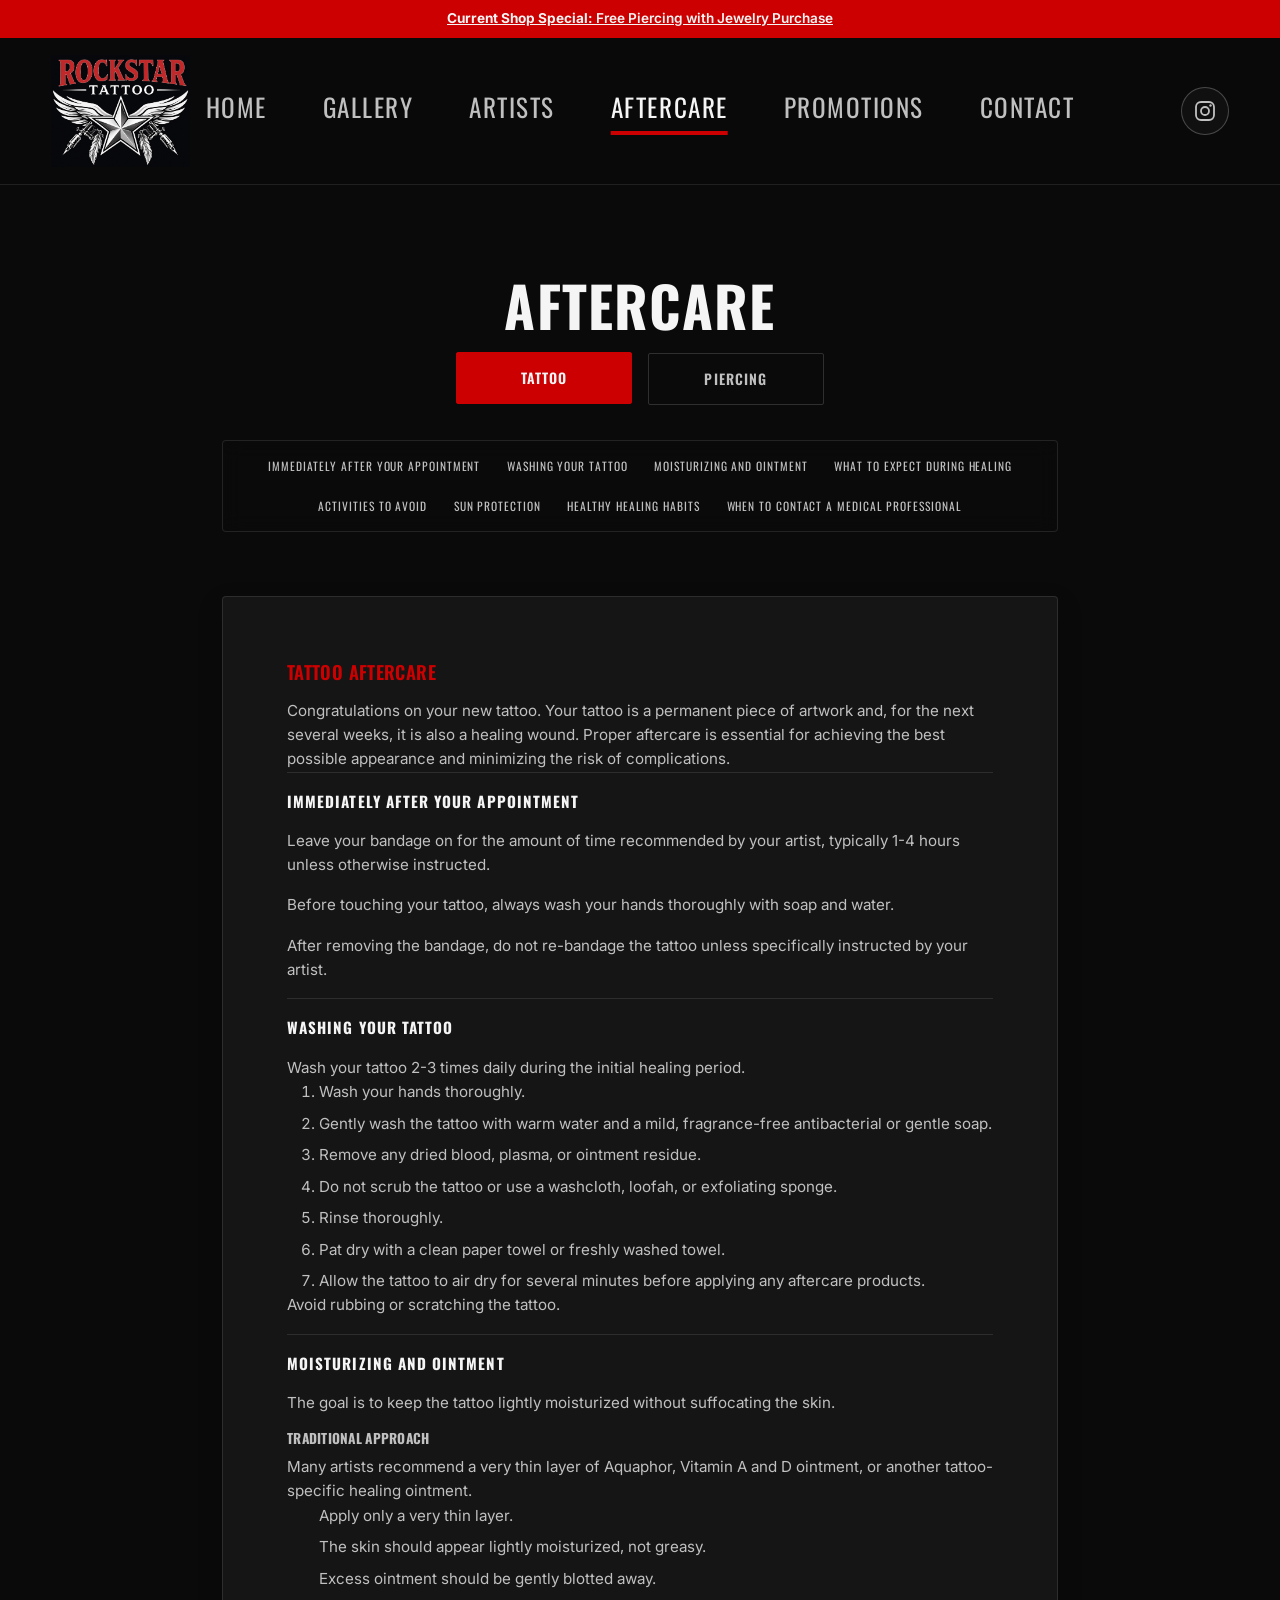
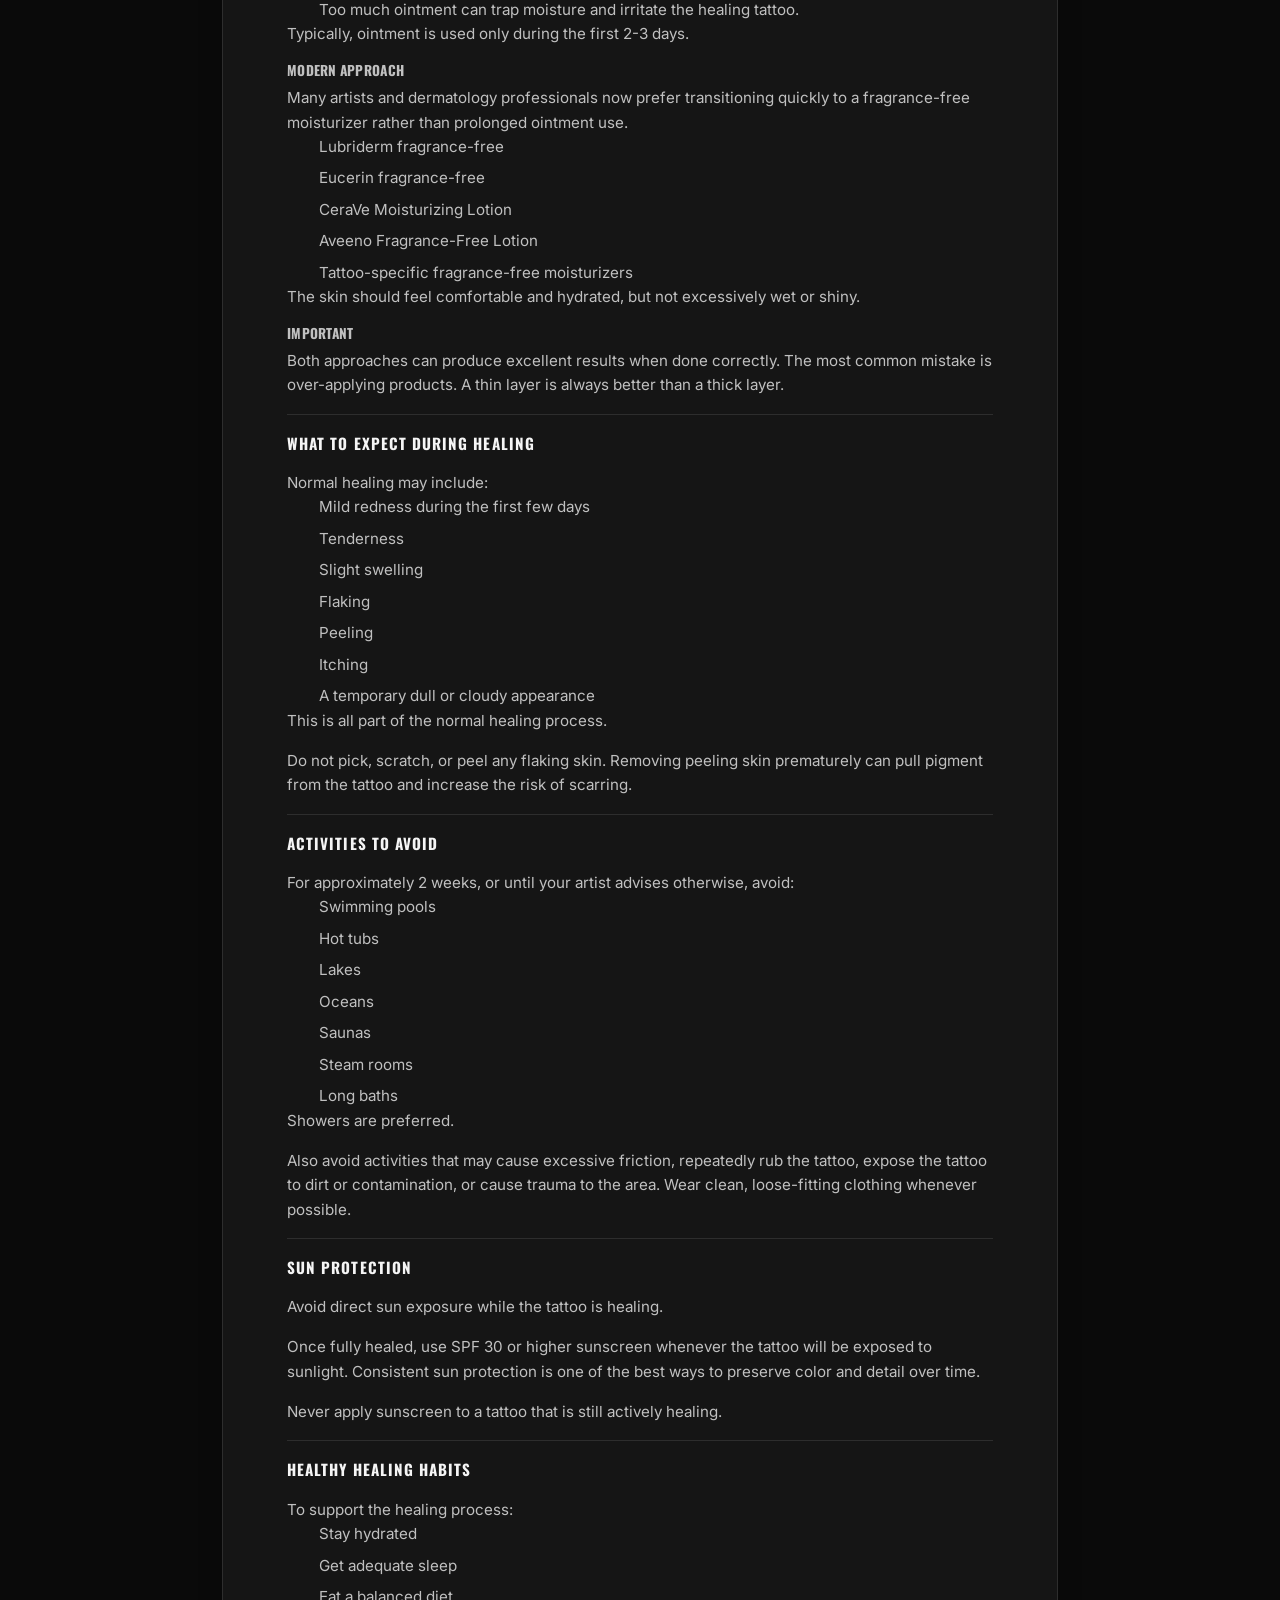
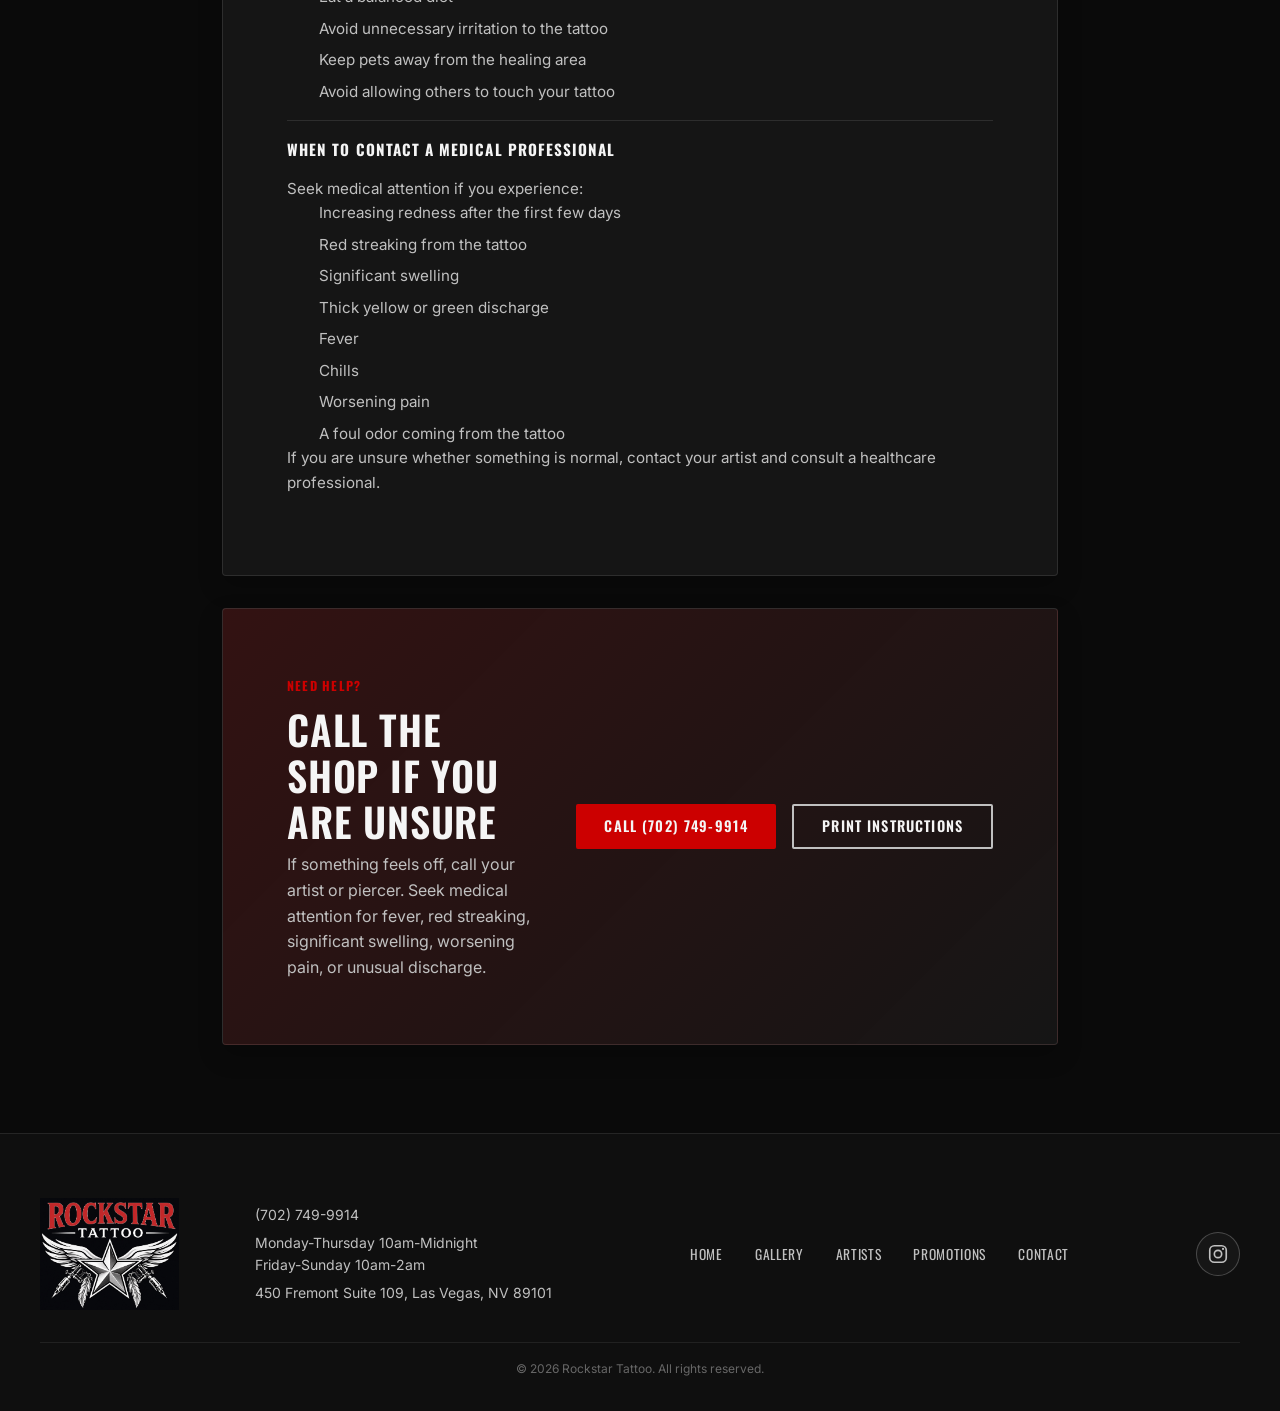
<file: aftercare.html>
<!DOCTYPE html>
<html lang="en">
<head>
  <meta charset="UTF-8">
  <meta name="viewport" content="width=device-width, initial-scale=1.0">
  <title>Aftercare | Rockstar Tattoo</title>
  <meta name="description" content="Read Rockstar Tattoo's tattoo and piercing aftercare instructions in one easy-to-use page.">
  <meta property="og:title" content="Aftercare | Rockstar Tattoo">
  <meta property="og:description" content="Tattoo and piercing aftercare instructions from Rockstar Tattoo.">
  <meta property="og:image" content="assets/images/rockstar-logo.jpg">
  <meta property="og:type" content="website">
  <link rel="icon" href="favicon.ico" sizes="any">

  <link rel="stylesheet" href="css/variables.css?v=logo-jpg-1">
  <link rel="stylesheet" href="css/reset.css?v=layout-refine-1">
  <link rel="stylesheet" href="css/typography.css?v=tag-hide-1">
  <link rel="stylesheet" href="css/header.css?v=menu-adjustments-1">
  <link rel="stylesheet" href="css/nav.css?v=menu-adjustments-1">
  <link rel="stylesheet" href="css/footer.css?v=footer-social-layout-1">
  <link rel="stylesheet" href="css/aftercare.css?v=aftercare-fade-1">
</head>
<body>

  <div class="promo-bar" role="banner" aria-label="Promotion announcement"></div>
  <!-- Sticky Header -->
  <header class="site-header">
    <a href="index.html">
      <img src="assets/images/rockstar-logo.jpg" alt="Rockstar Tattoo" class="header-logo" width="1905" height="1534">
    </a>
    <nav class="header-nav" aria-label="Main navigation">
      <a href="index.html">Home</a>
      <a href="gallery.html">Gallery</a>
      <a href="artists.html">Artists</a>
      <div class="nav-item-dropdown">
        <a href="aftercare.html?type=tattoo" class="nav-dropdown-toggle active" id="aftercare-header-toggle" aria-expanded="false" aria-controls="aftercare-header-menu">
          Aftercare
        </a>
        <div class="nav-dropdown-menu" id="aftercare-header-menu" aria-label="Aftercare submenu">
          <a href="aftercare.html?type=tattoo">Tattoo Aftercare</a>
          <a href="aftercare.html?type=piercing">Piercing Aftercare</a>
        </div>
      </div>
      <a href="promotions.html">Promotions</a>
      <a href="contact.html">Contact</a>
    </nav>
    <div class="header-actions">
      <a class="header-social-link" href="https://www.instagram.com/rckstrta2/" target="_blank" rel="noopener" aria-label="Instagram">
        <svg class="social-icon social-icon-instagram" viewBox="0 0 24 24" aria-hidden="true" focusable="false">
          <rect x="3" y="3" width="18" height="18" rx="5" ry="5"></rect>
              <circle cx="12" cy="12" r="4"></circle>
              <circle cx="17.5" cy="6.5" r="1.2"></circle>
            </svg>
      </a>
      <button class="hamburger" id="hamburger" aria-expanded="false" aria-label="Open navigation menu" aria-controls="nav-overlay">
        <span></span><span></span><span></span>
      </button>
    </div>
  </header>
  <!-- Mobile Nav Overlay -->
  <div class="nav-overlay" id="nav-overlay" role="dialog" aria-label="Navigation menu" aria-hidden="true">
    <button class="nav-close" id="nav-close" aria-label="Close navigation menu">&#x2715;</button>
    <nav aria-label="Mobile navigation">
      <a href="index.html">Home</a>
      <a href="gallery.html">Gallery</a>
      <a href="artists.html">Artists</a>
      <div class="nav-item-dropdown">
        <button type="button" class="nav-dropdown-toggle active" id="aftercare-mobile-toggle" aria-expanded="false" aria-controls="aftercare-mobile-menu">
          Aftercare
        </button>
        <div class="nav-dropdown-menu" id="aftercare-mobile-menu" aria-label="Aftercare submenu">
          <a href="aftercare.html?type=tattoo">Tattoo Aftercare</a>
          <a href="aftercare.html?type=piercing">Piercing Aftercare</a>
        </div>
      </div>
      <a href="promotions.html">Promotions</a>
      <a href="contact.html">Contact</a>
    </nav>
  </div>


  <main class="aftercare-page">
    <h1>Aftercare</h1>

    <div class="aftercare-switcher" aria-label="Aftercare type switcher">
      <button type="button" class="aftercare-tab is-active" data-aftercare-target="tattoo" aria-pressed="true">Tattoo</button>
      <button type="button" class="aftercare-tab" data-aftercare-target="piercing" aria-pressed="false">Piercing</button>
    </div>

    <nav class="aftercare-section-nav" id="aftercare-section-nav" aria-label="Aftercare sections"></nav>

    <div class="aftercare-panels" aria-live="polite">
      <article class="aftercare-panel" data-aftercare-panel="tattoo">
        <h2>Tattoo Aftercare</h2>
        <p>Congratulations on your new tattoo. Your tattoo is a permanent piece of artwork and, for the next several weeks, it is also a healing wound. Proper aftercare is essential for achieving the best possible appearance and minimizing the risk of complications.</p>

        <h3>Immediately After Your Appointment</h3>
        <p>Leave your bandage on for the amount of time recommended by your artist, typically 1-4 hours unless otherwise instructed.</p>
        <p>Before touching your tattoo, always wash your hands thoroughly with soap and water.</p>
        <p>After removing the bandage, do not re-bandage the tattoo unless specifically instructed by your artist.</p>

        <h3>Washing Your Tattoo</h3>
        <p>Wash your tattoo 2-3 times daily during the initial healing period.</p>
        <ol class="aftercare-steps">
          <li>Wash your hands thoroughly.</li>
          <li>Gently wash the tattoo with warm water and a mild, fragrance-free antibacterial or gentle soap.</li>
          <li>Remove any dried blood, plasma, or ointment residue.</li>
          <li>Do not scrub the tattoo or use a washcloth, loofah, or exfoliating sponge.</li>
          <li>Rinse thoroughly.</li>
          <li>Pat dry with a clean paper towel or freshly washed towel.</li>
          <li>Allow the tattoo to air dry for several minutes before applying any aftercare products.</li>
        </ol>
        <p>Avoid rubbing or scratching the tattoo.</p>

        <h3>Moisturizing and Ointment</h3>
        <p>The goal is to keep the tattoo lightly moisturized without suffocating the skin.</p>
        <h4>Traditional Approach</h4>
        <p>Many artists recommend a very thin layer of Aquaphor, Vitamin A and D ointment, or another tattoo-specific healing ointment.</p>
        <ul class="aftercare-list">
          <li>Apply only a very thin layer.</li>
          <li>The skin should appear lightly moisturized, not greasy.</li>
          <li>Excess ointment should be gently blotted away.</li>
          <li>Too much ointment can trap moisture and irritate the healing tattoo.</li>
        </ul>
        <p>Typically, ointment is used only during the first 2-3 days.</p>
        <h4>Modern Approach</h4>
        <p>Many artists and dermatology professionals now prefer transitioning quickly to a fragrance-free moisturizer rather than prolonged ointment use.</p>
        <ul class="aftercare-list">
          <li>Lubriderm fragrance-free</li>
          <li>Eucerin fragrance-free</li>
          <li>CeraVe Moisturizing Lotion</li>
          <li>Aveeno Fragrance-Free Lotion</li>
          <li>Tattoo-specific fragrance-free moisturizers</li>
        </ul>
        <p>The skin should feel comfortable and hydrated, but not excessively wet or shiny.</p>
        <h4>Important</h4>
        <p>Both approaches can produce excellent results when done correctly. The most common mistake is over-applying products. A thin layer is always better than a thick layer.</p>

        <h3>What to Expect During Healing</h3>
        <p>Normal healing may include:</p>
        <ul class="aftercare-list">
          <li>Mild redness during the first few days</li>
          <li>Tenderness</li>
          <li>Slight swelling</li>
          <li>Flaking</li>
          <li>Peeling</li>
          <li>Itching</li>
          <li>A temporary dull or cloudy appearance</li>
        </ul>
        <p>This is all part of the normal healing process.</p>
        <p>Do not pick, scratch, or peel any flaking skin. Removing peeling skin prematurely can pull pigment from the tattoo and increase the risk of scarring.</p>

        <h3>Activities to Avoid</h3>
        <p>For approximately 2 weeks, or until your artist advises otherwise, avoid:</p>
        <ul class="aftercare-list">
          <li>Swimming pools</li>
          <li>Hot tubs</li>
          <li>Lakes</li>
          <li>Oceans</li>
          <li>Saunas</li>
          <li>Steam rooms</li>
          <li>Long baths</li>
        </ul>
        <p>Showers are preferred.</p>
        <p>Also avoid activities that may cause excessive friction, repeatedly rub the tattoo, expose the tattoo to dirt or contamination, or cause trauma to the area. Wear clean, loose-fitting clothing whenever possible.</p>

        <h3>Sun Protection</h3>
        <p>Avoid direct sun exposure while the tattoo is healing.</p>
        <p>Once fully healed, use SPF 30 or higher sunscreen whenever the tattoo will be exposed to sunlight. Consistent sun protection is one of the best ways to preserve color and detail over time.</p>
        <p>Never apply sunscreen to a tattoo that is still actively healing.</p>

        <h3>Healthy Healing Habits</h3>
        <p>To support the healing process:</p>
        <ul class="aftercare-list">
          <li>Stay hydrated</li>
          <li>Get adequate sleep</li>
          <li>Eat a balanced diet</li>
          <li>Avoid unnecessary irritation to the tattoo</li>
          <li>Keep pets away from the healing area</li>
          <li>Avoid allowing others to touch your tattoo</li>
        </ul>

        <h3>When to Contact a Medical Professional</h3>
        <p>Seek medical attention if you experience:</p>
        <ul class="aftercare-list">
          <li>Increasing redness after the first few days</li>
          <li>Red streaking from the tattoo</li>
          <li>Significant swelling</li>
          <li>Thick yellow or green discharge</li>
          <li>Fever</li>
          <li>Chills</li>
          <li>Worsening pain</li>
          <li>A foul odor coming from the tattoo</li>
        </ul>
        <p>If you are unsure whether something is normal, contact your artist and consult a healthcare professional.</p>
      </article>

      <article class="aftercare-panel" data-aftercare-panel="piercing" hidden>
        <h2>Piercing Aftercare</h2>
        <p>Congratulations on your new piercing. A piercing heals from the outside inward and often takes longer to heal than it appears. Patience and consistent aftercare are the keys to a successful healing process.</p>

        <h3>General Care</h3>
        <p>Always wash your hands before touching your piercing or jewelry.</p>
        <ul class="aftercare-list">
          <li>Leave jewelry in place.</li>
          <li>Avoid unnecessary touching, twisting, or rotating.</li>
          <li>Avoid changing jewelry until healing is complete or your piercer advises it is safe.</li>
          <li>Avoid sleeping directly on healing piercings whenever possible.</li>
          <li>Keep cosmetics, skincare products, and hair products away from the piercing.</li>
        </ul>

        <h3>Cleaning Your Piercing</h3>
        <h4>Modern Standard (Recommended)</h4>
        <p>Most professional piercing organizations today recommend sterile saline wound wash 0.9 percent sodium chloride.</p>
        <p>To clean:</p>
        <ol class="aftercare-steps">
          <li>Spray sterile saline onto the piercing.</li>
          <li>Allow it to soak briefly.</li>
          <li>Gently remove softened debris if necessary.</li>
          <li>Pat dry with clean disposable paper products.</li>
        </ol>
        <p>Clean 1-2 times daily unless instructed otherwise by your piercer.</p>

        <h4>Traditional Approach</h4>
        <p>Some studios have historically recommended products such as Bactine, antiseptic sprays, or sea salt soaks. Many people have healed successfully using these methods.</p>
        <p>However, modern piercing standards generally favor sterile saline because it is less likely to cause irritation and is easier to use consistently.</p>
        <p>If your piercer specifically recommends Bactine or another antiseptic product, follow their guidance and monitor for dryness or irritation.</p>

        <h3>Oral Piercings</h3>
        <p>Healing typically takes 4-8 weeks.</p>
        <p>Care:</p>
        <ul class="aftercare-list">
          <li>Use an alcohol-free antimicrobial mouth rinse after meals and before bed.</li>
          <li>Rinse with water after eating if mouthwash is not available.</li>
          <li>Maintain excellent oral hygiene.</li>
          <li>Minimize alcohol and tobacco use during healing.</li>
          <li>Avoid oral contact until your piercer's recommended healing period has passed.</li>
          <li>Expect some swelling during the first several days.</li>
        </ul>
        <p>Cold beverages and ice chips may help reduce swelling.</p>

        <h3>Ear, Nose, Eyebrow, Septum, and Facial Piercings</h3>
        <p>Healing times vary and may range from several weeks to many months depending on the location.</p>
        <p>Care:</p>
        <ul class="aftercare-list">
          <li>Clean with sterile saline.</li>
          <li>Leave jewelry in place.</li>
          <li>Avoid sleeping directly on the piercing.</li>
          <li>Clean earbuds, headphones, phones, and pillowcases regularly.</li>
          <li>Avoid unnecessary touching.</li>
        </ul>

        <h3>Navel, Nipple, and Genital Piercings</h3>
        <p>These areas may take several months to heal fully.</p>
        <p>Care:</p>
        <ul class="aftercare-list">
          <li>Clean with sterile saline.</li>
          <li>Wear clean, breathable clothing.</li>
          <li>Minimize friction whenever possible.</li>
          <li>Follow all jewelry recommendations from your piercer.</li>
        </ul>
        <p>For genital piercings:</p>
        <ul class="aftercare-list">
          <li>Practice excellent hygiene.</li>
          <li>Avoid contact with unwashed hands.</li>
          <li>Follow your piercer's recommendations regarding sexual activity during healing.</li>
        </ul>

        <h3>What Is Normal During Healing</h3>
        <p>You may experience:</p>
        <ul class="aftercare-list">
          <li>Mild redness</li>
          <li>Slight swelling</li>
          <li>Tenderness</li>
          <li>Clear or pale-yellow discharge that dries into crusties</li>
          <li>Temporary sensitivity</li>
        </ul>
        <p>These are normal signs of healing.</p>

        <h3>When to Contact a Medical Professional</h3>
        <p>Seek medical attention if you experience:</p>
        <ul class="aftercare-list">
          <li>Increasing redness</li>
          <li>Significant swelling</li>
          <li>Severe pain</li>
          <li>Green or dark-colored discharge</li>
          <li>Fever</li>
          <li>Chills</li>
          <li>Red streaking</li>
          <li>A foul odor from the piercing</li>
        </ul>
        <p>If you are unsure whether your symptoms are normal, contact your piercer and consult a healthcare professional.</p>

        <h3>Final Thoughts</h3>
        <p>Healing is a partnership between you, your artist or piercer, and your body.</p>
        <p>Most complications occur from excessive touching, over-cleaning, under-cleaning, picking at healing tissue, using too many products, or returning to normal activities too quickly.</p>
        <p>When in doubt, keep it simple: keep the area clean, avoid unnecessary irritation, and give your body time to heal. Consistent, gentle care almost always produces the best results.</p>
      </article>
    </div>

    <section class="aftercare-help-panel" aria-label="Aftercare help">
      <div>
        <span class="eyebrow">Need Help?</span>
        <h2>Call The Shop If You Are Unsure</h2>
        <p>If something feels off, call your artist or piercer. Seek medical attention for fever, red streaking, significant swelling, worsening pain, or unusual discharge.</p>
      </div>
      <div class="action-row">
        <a href="tel:7027499914" class="btn-primary">Call (702) 749-9914</a>
        <button type="button" class="btn-secondary" id="aftercare-print">Print Instructions</button>
      </div>
    </section>
  </main>
  <!-- Footer -->
  <footer class="site-footer">
    <div class="footer-inner">
      <a href="index.html">
        <img src="assets/images/rockstar-logo.jpg" alt="Rockstar Tattoo" class="footer-logo" width="1905" height="1534" loading="lazy">
      </a>
      <nav class="footer-nav" aria-label="Footer navigation">
        <a href="index.html">Home</a>
        <a href="gallery.html">Gallery</a>
        <a href="artists.html">Artists</a>
        <a href="promotions.html">Promotions</a>
        <a href="contact.html">Contact</a>
      </nav>
      <div class="footer-info">
        <a href="tel:7027499914">(702) 749-9914</a>
        <p class="footer-hours">Monday-Thursday 10am-Midnight<br>Friday-Sunday 10am-2am</p>
        <p>450 Fremont Suite 109, Las Vegas, NV 89101</p>
      </div>
      <div class="footer-socials" aria-label="Social links">
        <a href="https://www.instagram.com/rckstrta2/" target="_blank" rel="noopener" aria-label="Instagram">
          <svg class="social-icon social-icon-instagram" viewBox="0 0 24 24" aria-hidden="true" focusable="false">
            <rect x="3" y="3" width="18" height="18" rx="5" ry="5"></rect>
            <circle cx="12" cy="12" r="4"></circle>
            <circle cx="17.5" cy="6.5" r="1.2"></circle>
          </svg>
        </a>
      </div>
    </div>
    <p class="footer-copyright">&copy; <span id="footer-year"></span> Rockstar Tattoo. All rights reserved.</p>
  </footer>

  <script src="js/promos.js?v=promo-index-1"></script>
  <script src="js/nav.js?v=cleanup-1"></script>
  <script src="js/countdown.js?v=cleanup-1"></script>
  <script src="js/aftercare.js?v=aftercare-fade-2"></script>
  <script src="js/reveal.js?v=aftercare-reveal-1"></script>
</body>
</html>
</file>
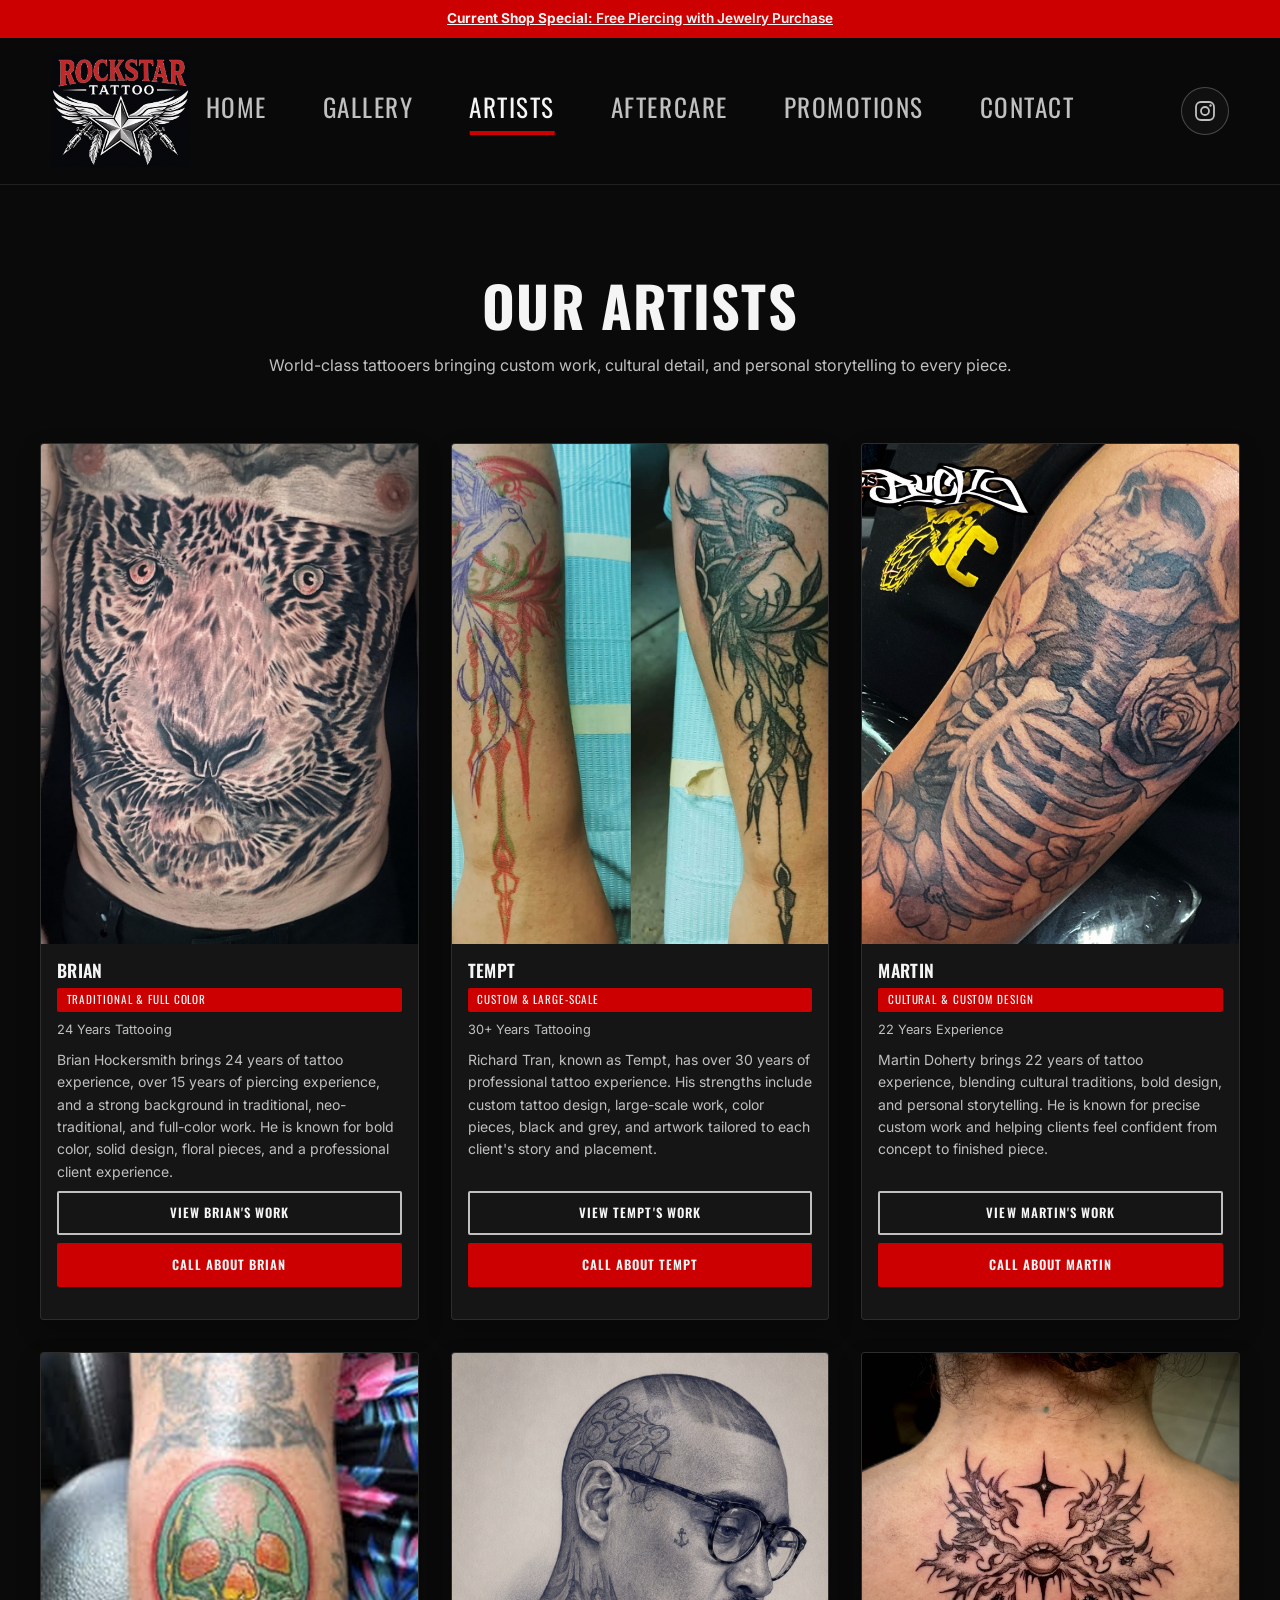
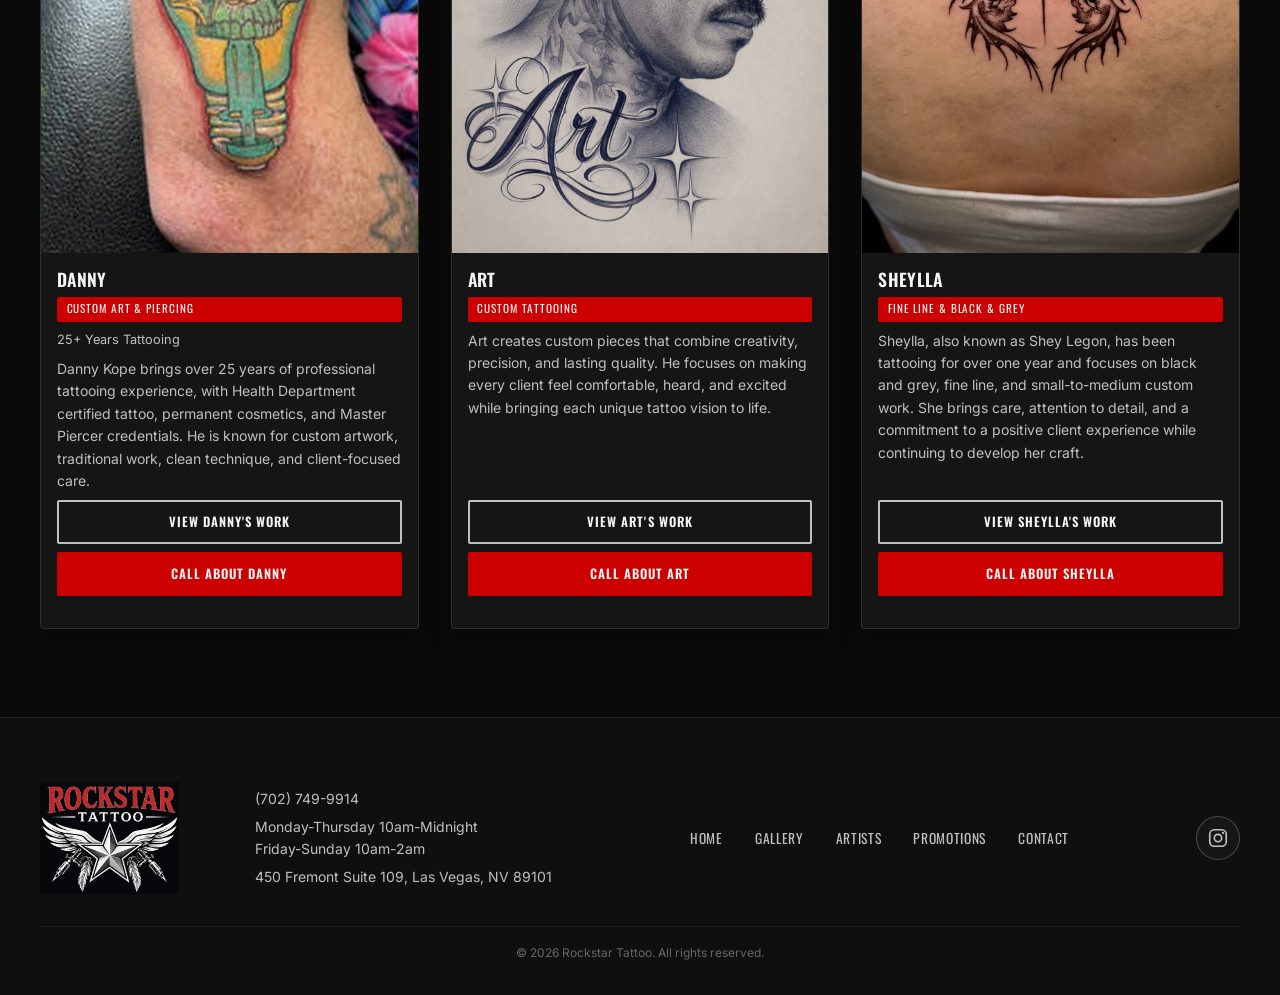
<file: artists.html>
<!DOCTYPE html>
<html lang="en">
<head>
  <meta charset="UTF-8">
  <meta name="viewport" content="width=device-width, initial-scale=1.0">
  <title>Artists | Rockstar Tattoo — Exquisite Ink &amp; Body Art</title>
  <meta name="description" content="Meet the Rockstar Tattoo artists — world-class tattooers specializing in traditional, realism, geometric, and more.">
  <meta property="og:title" content="Artists | Rockstar Tattoo">
  <meta property="og:description" content="Meet the Rockstar Tattoo artists — world-class tattooers.">
  <meta property="og:image" content="assets/images/rockstar-logo.jpg">
  <meta property="og:type" content="website">
  <link rel="icon" href="favicon.ico" sizes="any">

  <!-- Site CSS -->
  <link rel="stylesheet" href="css/variables.css?v=logo-jpg-1">
  <link rel="stylesheet" href="css/reset.css?v=layout-refine-1">
  <link rel="stylesheet" href="css/typography.css?v=tag-hide-1">
  <link rel="stylesheet" href="css/header.css?v=menu-adjustments-1">
  <link rel="stylesheet" href="css/nav.css?v=menu-adjustments-1">
  <link rel="stylesheet" href="css/footer.css?v=footer-social-layout-1">
  <link rel="stylesheet" href="css/artists.css?v=cleanup-1">
</head>
<body>

  <!-- Promo Bar -->
  <div class="promo-bar" role="banner" aria-label="Promotion announcement"></div>
  <!-- Sticky Header -->
  <header class="site-header">
    <a href="index.html">
      <img src="assets/images/rockstar-logo.jpg" alt="Rockstar Tattoo" class="header-logo" width="1905" height="1534">
    </a>
    <nav class="header-nav" aria-label="Main navigation">
      <a href="index.html">Home</a>
      <a href="gallery.html">Gallery</a>
      <a href="artists.html" class="active">Artists</a>
      <div class="nav-item-dropdown">
        <a href="aftercare.html?type=tattoo" class="nav-dropdown-toggle" id="aftercare-header-toggle" aria-expanded="false" aria-controls="aftercare-header-menu">
          Aftercare
        </a>
        <div class="nav-dropdown-menu" id="aftercare-header-menu" aria-label="Aftercare submenu">
          <a href="aftercare.html?type=tattoo">Tattoo Aftercare</a>
          <a href="aftercare.html?type=piercing">Piercing Aftercare</a>
        </div>
      </div>
      <a href="promotions.html">Promotions</a>
      <a href="contact.html">Contact</a>
    </nav>
    <div class="header-actions">
      <a class="header-social-link" href="https://www.instagram.com/rckstrta2/" target="_blank" rel="noopener" aria-label="Instagram">
        <svg class="social-icon social-icon-instagram" viewBox="0 0 24 24" aria-hidden="true" focusable="false">
          <rect x="3" y="3" width="18" height="18" rx="5" ry="5"></rect>
              <circle cx="12" cy="12" r="4"></circle>
              <circle cx="17.5" cy="6.5" r="1.2"></circle>
            </svg>
      </a>
      <button class="hamburger" id="hamburger" aria-expanded="false" aria-label="Open navigation menu" aria-controls="nav-overlay">
        <span></span><span></span><span></span>
      </button>
    </div>
  </header>
  <!-- Mobile Nav Overlay -->
  <div class="nav-overlay" id="nav-overlay" role="dialog" aria-label="Navigation menu" aria-hidden="true">
    <button class="nav-close" id="nav-close" aria-label="Close navigation menu">&#x2715;</button>
    <nav aria-label="Mobile navigation">
      <a href="index.html">Home</a>
      <a href="gallery.html">Gallery</a>
      <a href="artists.html" class="active">Artists</a>
      <div class="nav-item-dropdown">
        <button type="button" class="nav-dropdown-toggle" id="aftercare-mobile-toggle" aria-expanded="false" aria-controls="aftercare-mobile-menu">
          Aftercare
        </button>
        <div class="nav-dropdown-menu" id="aftercare-mobile-menu" aria-label="Aftercare submenu">
          <a href="aftercare.html?type=tattoo">Tattoo Aftercare</a>
          <a href="aftercare.html?type=piercing">Piercing Aftercare</a>
        </div>
      </div>
      <a href="promotions.html">Promotions</a>
      <a href="contact.html">Contact</a>
    </nav>
  </div>


  <!-- Main Content -->
  <main class="artists-page">
    <h1>Our Artists</h1>
    <p class="page-subtitle">World-class tattooers bringing custom work, cultural detail, and personal storytelling to every piece.</p>

    <div class="artists-grid">

      <article class="artist-card">
        <a href="artist-brian.html">
          <img src="assets/images/Artist-Brian/Brian_Lion.jpg" alt="Brian, tattoo artist specializing in traditional, neo-traditional, and full-color work at Rockstar Tattoo" width="400" height="500" loading="lazy">
        </a>
        <div class="artist-card-body">
          <a href="artist-brian.html"><h2>Brian</h2></a>
          <span class="artist-specialty">Traditional & Full Color</span>
          <span class="artist-experience">24 Years Tattooing</span>
          <ul class="tag-list" aria-label="Brian specialty tags">
            <li class="tag-pill">Traditional</li>
            <li class="tag-pill">Neo-Traditional</li>
            <li class="tag-pill">Color</li>
            <li class="tag-pill">Piercing</li>
          </ul>
          <p class="artist-bio">Brian Hockersmith brings 24 years of tattoo experience, over 15 years of piercing experience, and a strong background in traditional, neo-traditional, and full-color work. He is known for bold color, solid design, floral pieces, and a professional client experience.</p>
          <div class="artist-card-actions">
            <a href="artist-brian.html" class="btn-secondary">View Brian's Work</a>
            <a href="tel:7027499914" class="btn-primary">Call About Brian</a>
          </div>
        </div>
      </article>

      <article class="artist-card">
        <a href="artist-tempt.html">
          <img src="assets/images/Artist-Tempt/Tempt_Hummingbird_before-and-after.jpg" alt="Tempt, tattoo artist specializing in custom design, large-scale work, color, and black and grey at Rockstar Tattoo" width="400" height="500" loading="lazy">
        </a>
        <div class="artist-card-body">
          <a href="artist-tempt.html"><h2>Tempt</h2></a>
          <span class="artist-specialty">Custom & Large-Scale</span>
          <span class="artist-experience">30+ Years Tattooing</span>
          <ul class="tag-list" aria-label="Tempt specialty tags">
            <li class="tag-pill">Custom Design</li>
            <li class="tag-pill">Large-Scale</li>
            <li class="tag-pill">Color</li>
            <li class="tag-pill">Black & Grey</li>
          </ul>
          <p class="artist-bio">Richard Tran, known as Tempt, has over 30 years of professional tattoo experience. His strengths include custom tattoo design, large-scale work, color pieces, black and grey, and artwork tailored to each client's story and placement.</p>
          <div class="artist-card-actions">
            <a href="artist-tempt.html" class="btn-secondary">View Tempt's Work</a>
            <a href="tel:7027499914" class="btn-primary">Call About Tempt</a>
          </div>
        </div>
      </article>

      <article class="artist-card">
        <a href="artist-martin.html">
          <img src="assets/images/Artist-Martin/Martin_Skeleton.JPEG" alt="Skeleton tattoo by Martin Doherty at Rockstar Tattoo" width="400" height="500" loading="lazy">
        </a>
        <div class="artist-card-body">
          <a href="artist-martin.html"><h2>Martin</h2></a>
          <span class="artist-specialty">Cultural & Custom Design</span>
          <span class="artist-experience">22 Years Experience</span>
          <ul class="tag-list" aria-label="Martin specialty tags">
            <li class="tag-pill">Cultural</li>
            <li class="tag-pill">Custom</li>
            <li class="tag-pill">Black & Grey</li>
          </ul>
          <p class="artist-bio">Martin Doherty brings 22 years of tattoo experience, blending cultural traditions, bold design, and personal storytelling. He is known for precise custom work and helping clients feel confident from concept to finished piece.</p>
          <div class="artist-card-actions">
            <a href="artist-martin.html" class="btn-secondary">View Martin's Work</a>
            <a href="tel:7027499914" class="btn-primary">Call About Martin</a>
          </div>
        </div>
      </article>

      <article class="artist-card">
        <a href="artist-danny.html">
          <img src="assets/images/Artist-Danny/Danny_IMG18.jpg" alt="Color skull tattoo by Danny Kope at Rockstar Tattoo" width="400" height="500" loading="lazy">
        </a>
        <div class="artist-card-body">
          <a href="artist-danny.html"><h2>Danny</h2></a>
          <span class="artist-specialty">Custom Art & Piercing</span>
          <span class="artist-experience">25+ Years Tattooing</span>
          <ul class="tag-list" aria-label="Danny specialty tags">
            <li class="tag-pill">Custom Artwork</li>
            <li class="tag-pill">Traditional</li>
            <li class="tag-pill">Piercing</li>
            <li class="tag-pill">Permanent Cosmetics</li>
          </ul>
          <p class="artist-bio">Danny Kope brings over 25 years of professional tattooing experience, with Health Department certified tattoo, permanent cosmetics, and Master Piercer credentials. He is known for custom artwork, traditional work, clean technique, and client-focused care.</p>
          <div class="artist-card-actions">
            <a href="artist-danny.html" class="btn-secondary">View Danny's Work</a>
            <a href="tel:7027499914" class="btn-primary">Call About Danny</a>
          </div>
        </div>
      </article>

      <article class="artist-card">
        <a href="artist-art.html">
          <img src="assets/images/Artist-Art/Art_Card.png" alt="Portrait illustration of Art by Rockstar Tattoo artist Art" width="400" height="500" loading="lazy">
        </a>
        <div class="artist-card-body">
          <a href="artist-art.html"><h2>Art</h2></a>
          <span class="artist-specialty">Custom Tattooing</span>
          <ul class="tag-list" aria-label="Art specialty tags">
            <li class="tag-pill">Custom Tattooing</li>
            <li class="tag-pill">Fine Line</li>
            <li class="tag-pill">Abstract</li>
            <li class="tag-pill">Black &amp; Grey</li>
            <li class="tag-pill">Color</li>
            <li class="tag-pill">Realism</li>
            <li class="tag-pill">Script</li>
            <li class="tag-pill">Geometric</li>
            <li class="tag-pill">Traditional</li>
          </ul>
          <p class="artist-bio">Art creates custom pieces that combine creativity, precision, and lasting quality. He focuses on making every client feel comfortable, heard, and excited while bringing each unique tattoo vision to life.</p>
          <div class="artist-card-actions">
            <a href="artist-art.html" class="btn-secondary">View Art's Work</a>
            <a href="tel:7027499914" class="btn-primary">Call About Art</a>
          </div>
        </div>
      </article>

      <article class="artist-card">
        <a href="artist-sheylla.html">
          <img src="assets/images/Artist-Sheylla/Sheylla_IMG_5521.jpg" alt="Symmetrical black and grey celestial back tattoo by Sheylla at Rockstar Tattoo" width="400" height="500" loading="lazy">
        </a>
        <div class="artist-card-body">
          <a href="artist-sheylla.html"><h2>Sheylla</h2></a>
          <span class="artist-specialty">Fine Line &amp; Black &amp; Grey</span>
          <ul class="tag-list" aria-label="Sheylla specialty tags">
            <li class="tag-pill">Fine Line</li>
            <li class="tag-pill">Black &amp; Grey</li>
            <li class="tag-pill">Custom Pieces</li>
          </ul>
          <p class="artist-bio">Sheylla, also known as Shey Legon, has been tattooing for over one year and focuses on black and grey, fine line, and small-to-medium custom work. She brings care, attention to detail, and a commitment to a positive client experience while continuing to develop her craft.</p>
          <div class="artist-card-actions">
            <a href="artist-sheylla.html" class="btn-secondary">View Sheylla's Work</a>
            <a href="tel:7027499914" class="btn-primary">Call About Sheylla</a>
          </div>
        </div>
      </article>

    </div>
  </main>
  <!-- Footer -->
  <footer class="site-footer">
    <div class="footer-inner">
      <a href="index.html">
        <img src="assets/images/rockstar-logo.jpg" alt="Rockstar Tattoo" class="footer-logo" width="1905" height="1534" loading="lazy">
      </a>
      <nav class="footer-nav" aria-label="Footer navigation">
        <a href="index.html">Home</a>
        <a href="gallery.html">Gallery</a>
        <a href="artists.html">Artists</a>
        <a href="promotions.html">Promotions</a>
        <a href="contact.html">Contact</a>
      </nav>
      <div class="footer-info">
        <a href="tel:7027499914">(702) 749-9914</a>
        <p class="footer-hours">Monday-Thursday 10am-Midnight<br>Friday-Sunday 10am-2am</p>
        <p>450 Fremont Suite 109, Las Vegas, NV 89101</p>
      </div>
      <div class="footer-socials" aria-label="Social links">
        <a href="https://www.instagram.com/rckstrta2/" target="_blank" rel="noopener" aria-label="Instagram">
          <svg class="social-icon social-icon-instagram" viewBox="0 0 24 24" aria-hidden="true" focusable="false">
            <rect x="3" y="3" width="18" height="18" rx="5" ry="5"></rect>
            <circle cx="12" cy="12" r="4"></circle>
            <circle cx="17.5" cy="6.5" r="1.2"></circle>
          </svg>
        </a>
      </div>
    </div>
    <p class="footer-copyright">&copy; <span id="footer-year"></span> Rockstar Tattoo. All rights reserved.</p>
  </footer>

  <!-- JS -->
  <script src="js/promos.js?v=promo-index-1"></script>
  <script src="js/nav.js?v=cleanup-1"></script>
  <script src="js/countdown.js?v=cleanup-1"></script>
  <script src="js/reveal.js?v=aftercare-reveal-1"></script>
</body>
</html>
</file>
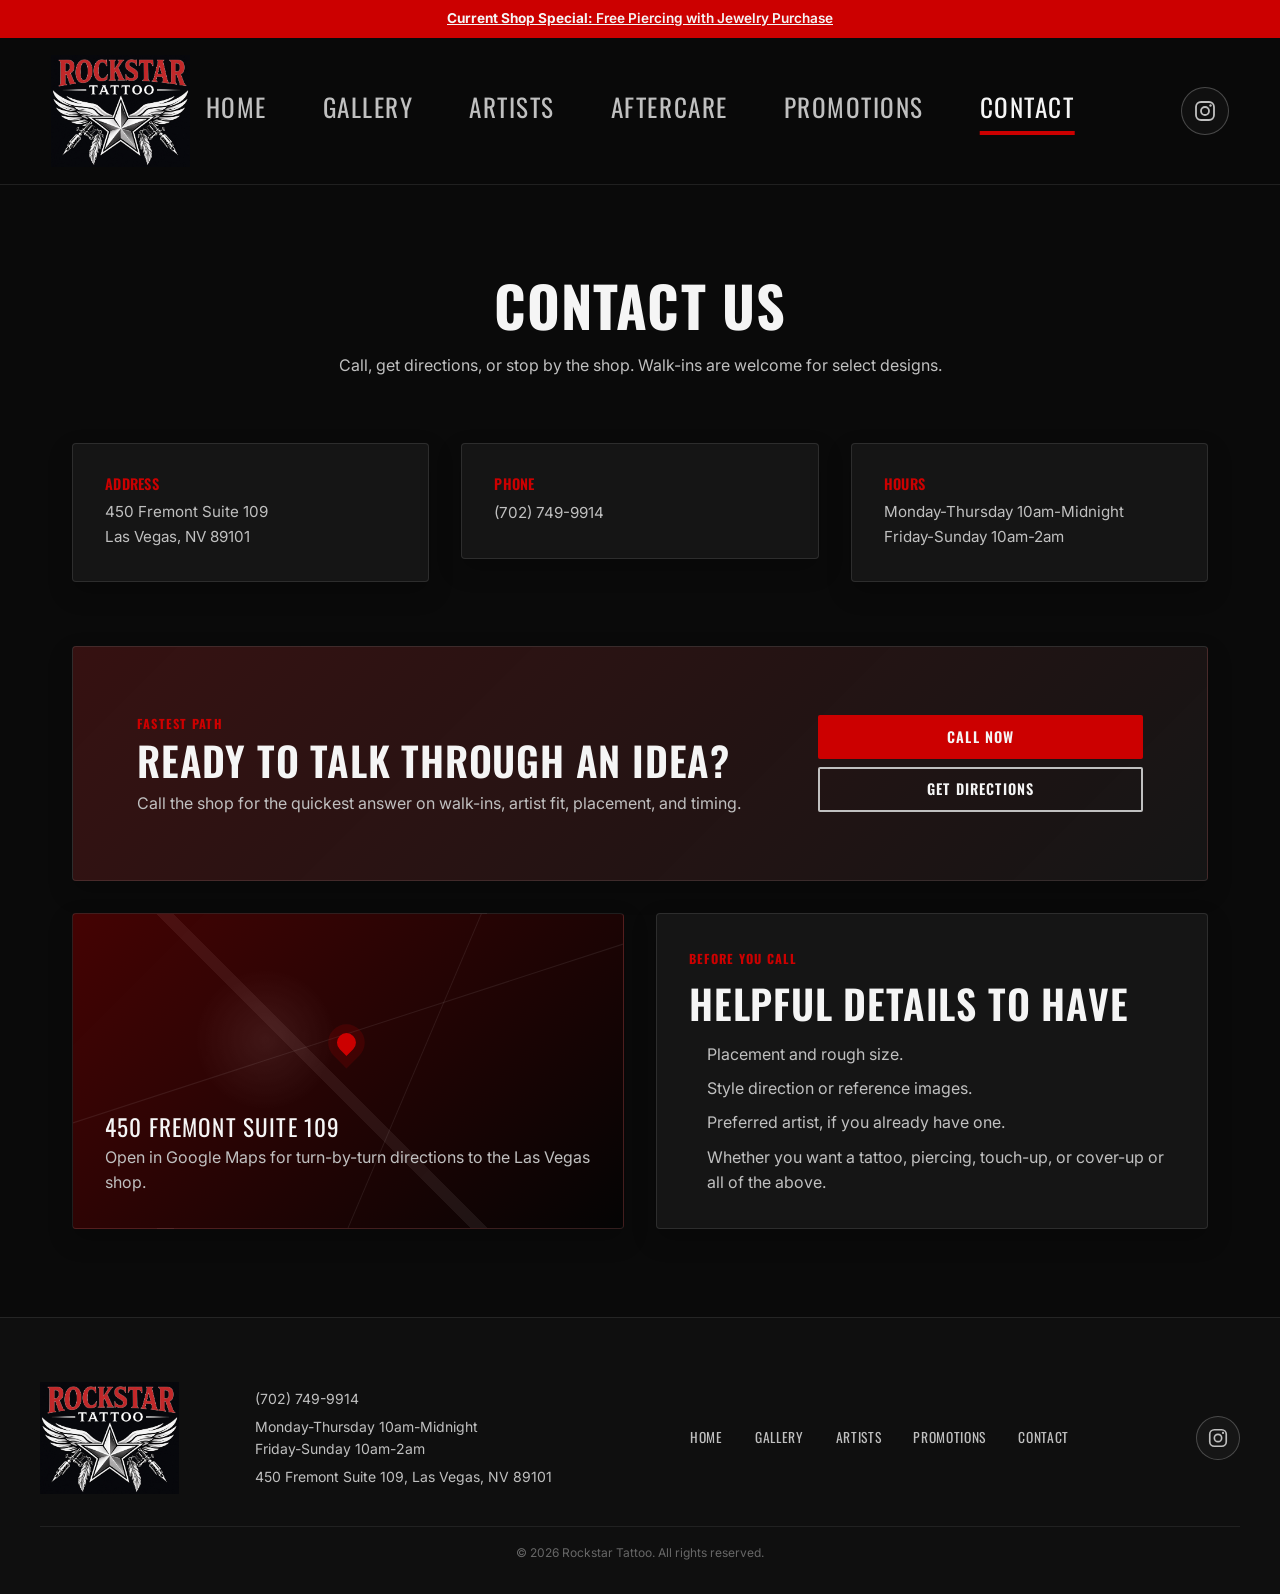
<file: contact.html>
<!DOCTYPE html>
<html lang="en">
<head>
  <meta charset="UTF-8">
  <meta name="viewport" content="width=device-width, initial-scale=1.0">
  <title>Contact | Rockstar Tattoo — Exquisite Ink &amp; Body Art</title>
  <meta name="description" content="Contact Rockstar Tattoo in Las Vegas. Call (702) 749-9914, drop by, or send us a message. We'd love to hear from you.">
  <meta property="og:title" content="Contact | Rockstar Tattoo">
  <meta property="og:description" content="Contact Rockstar Tattoo Las Vegas. Call, visit, or send a message.">
  <meta property="og:image" content="assets/images/rockstar-logo.jpg">
  <meta property="og:type" content="website">
  <link rel="icon" href="favicon.ico" sizes="any">

  <!-- Site CSS -->
  <link rel="stylesheet" href="css/variables.css?v=logo-jpg-1">
  <link rel="stylesheet" href="css/reset.css?v=layout-refine-1">
  <link rel="stylesheet" href="css/typography.css?v=tag-hide-1">
  <link rel="stylesheet" href="css/header.css?v=menu-adjustments-1">
  <link rel="stylesheet" href="css/nav.css?v=menu-adjustments-1">
  <link rel="stylesheet" href="css/footer.css?v=footer-social-layout-1">
  <link rel="stylesheet" href="css/contact.css?v=cleanup-1">
</head>
<body>

  <!-- Promo Bar -->
  <div class="promo-bar" role="banner" aria-label="Promotion announcement"></div>
  <!-- Sticky Header -->
  <header class="site-header">
    <a href="index.html">
      <img src="assets/images/rockstar-logo.jpg" alt="Rockstar Tattoo" class="header-logo" width="1905" height="1534">
    </a>
    <nav class="header-nav" aria-label="Main navigation">
      <a href="index.html">Home</a>
      <a href="gallery.html">Gallery</a>
      <a href="artists.html">Artists</a>
      <div class="nav-item-dropdown">
        <a href="aftercare.html?type=tattoo" class="nav-dropdown-toggle" id="aftercare-header-toggle" aria-expanded="false" aria-controls="aftercare-header-menu">
          Aftercare
        </a>
        <div class="nav-dropdown-menu" id="aftercare-header-menu" aria-label="Aftercare submenu">
          <a href="aftercare.html?type=tattoo">Tattoo Aftercare</a>
          <a href="aftercare.html?type=piercing">Piercing Aftercare</a>
        </div>
      </div>
      <a href="promotions.html">Promotions</a>
      <a href="contact.html" class="active">Contact</a>
    </nav>
    <div class="header-actions">
      <a class="header-social-link" href="https://www.instagram.com/rckstrta2/" target="_blank" rel="noopener" aria-label="Instagram">
        <svg class="social-icon social-icon-instagram" viewBox="0 0 24 24" aria-hidden="true" focusable="false">
          <rect x="3" y="3" width="18" height="18" rx="5" ry="5"></rect>
              <circle cx="12" cy="12" r="4"></circle>
              <circle cx="17.5" cy="6.5" r="1.2"></circle>
            </svg>
      </a>
      <button class="hamburger" id="hamburger" aria-expanded="false" aria-label="Open navigation menu" aria-controls="nav-overlay">
        <span></span><span></span><span></span>
      </button>
    </div>
  </header>
  <!-- Mobile Nav Overlay -->
  <div class="nav-overlay" id="nav-overlay" role="dialog" aria-label="Navigation menu" aria-hidden="true">
    <button class="nav-close" id="nav-close" aria-label="Close navigation menu">&#x2715;</button>
    <nav aria-label="Mobile navigation">
      <a href="index.html">Home</a>
      <a href="gallery.html">Gallery</a>
      <a href="artists.html">Artists</a>
      <div class="nav-item-dropdown">
        <button type="button" class="nav-dropdown-toggle" id="aftercare-mobile-toggle" aria-expanded="false" aria-controls="aftercare-mobile-menu">
          Aftercare
        </button>
        <div class="nav-dropdown-menu" id="aftercare-mobile-menu" aria-label="Aftercare submenu">
          <a href="aftercare.html?type=tattoo">Tattoo Aftercare</a>
          <a href="aftercare.html?type=piercing">Piercing Aftercare</a>
        </div>
      </div>
      <a href="promotions.html">Promotions</a>
      <a href="contact.html" class="active">Contact</a>
    </nav>
  </div>


  <!-- Main Content -->
  <main class="contact-page">
    <h1>Contact Us</h1>
    <p class="contact-intro">Call, get directions, or stop by the shop. Walk-ins are welcome for select designs.</p>

    <div class="contact-layout">
      <div class="contact-info-block">
        <div class="contact-detail">
          <h2>Address</h2>
          <p>450 Fremont Suite 109<br>Las Vegas, NV 89101</p>
        </div>

        <div class="contact-detail">
          <h2>Phone</h2>
          <a href="tel:7027499914">(702) 749-9914</a>
        </div>

        <div class="contact-detail">
          <h2>Hours</h2>
          <p>Monday-Thursday 10am-Midnight<br>Friday-Sunday 10am-2am</p>
        </div>
      </div>
    </div>

    <section class="contact-action-panel" aria-label="Contact actions">
      <div>
        <span class="eyebrow">Fastest Path</span>
        <h2>Ready To Talk Through An Idea?</h2>
        <p>Call the shop for the quickest answer on walk-ins, artist fit, placement, and timing.</p>
      </div>
      <div class="contact-action-grid">
        <a href="tel:7027499914" class="btn-primary">Call Now</a>
        <a href="https://www.google.com/maps/dir/?api=1&destination=450%20Fremont%20Suite%20109%2C%20Las%20Vegas%2C%20NV%2089101" class="btn-secondary" target="_blank" rel="noopener">Get Directions</a>
      </div>
    </section>

    <section class="contact-map-panel" aria-label="Shop location">
      <a class="map-card" href="https://www.google.com/maps/dir/?api=1&destination=450%20Fremont%20Suite%20109%2C%20Las%20Vegas%2C%20NV%2089101" target="_blank" rel="noopener">
        <span class="map-pin" aria-hidden="true"></span>
        <span class="map-card-title">450 Fremont Suite 109</span>
        <span class="map-card-copy">Open in Google Maps for turn-by-turn directions to the Las Vegas shop.</span>
      </a>
      <div class="consult-prep">
        <span class="eyebrow">Before You Call</span>
        <h2>Helpful Details To Have</h2>
        <ul>
          <li>Placement and rough size.</li>
          <li>Style direction or reference images.</li>
          <li>Preferred artist, if you already have one.</li>
          <li>Whether you want a tattoo, piercing, touch-up, or cover-up or all of the above.</li>
        </ul>
      </div>
    </section>
  </main>
  <!-- Footer -->
  <footer class="site-footer">
    <div class="footer-inner">
      <a href="index.html">
        <img src="assets/images/rockstar-logo.jpg" alt="Rockstar Tattoo" class="footer-logo" width="1905" height="1534" loading="lazy">
      </a>
      <nav class="footer-nav" aria-label="Footer navigation">
        <a href="index.html">Home</a>
        <a href="gallery.html">Gallery</a>
        <a href="artists.html">Artists</a>
        <a href="promotions.html">Promotions</a>
        <a href="contact.html">Contact</a>
      </nav>
      <div class="footer-info">
        <a href="tel:7027499914">(702) 749-9914</a>
        <p class="footer-hours">Monday-Thursday 10am-Midnight<br>Friday-Sunday 10am-2am</p>
        <p>450 Fremont Suite 109, Las Vegas, NV 89101</p>
      </div>
      <div class="footer-socials" aria-label="Social links">
        <a href="https://www.instagram.com/rckstrta2/" target="_blank" rel="noopener" aria-label="Instagram">
          <svg class="social-icon social-icon-instagram" viewBox="0 0 24 24" aria-hidden="true" focusable="false">
            <rect x="3" y="3" width="18" height="18" rx="5" ry="5"></rect>
            <circle cx="12" cy="12" r="4"></circle>
            <circle cx="17.5" cy="6.5" r="1.2"></circle>
          </svg>
        </a>
      </div>
    </div>
    <p class="footer-copyright">&copy; <span id="footer-year"></span> Rockstar Tattoo. All rights reserved.</p>
  </footer>

  <!-- JS -->
  <script src="js/promos.js?v=promo-index-1"></script>
  <script src="js/nav.js?v=cleanup-1"></script>
  <script src="js/countdown.js?v=cleanup-1"></script>
  <script src="js/reveal.js?v=aftercare-reveal-1"></script>
</body>
</html>
</file>
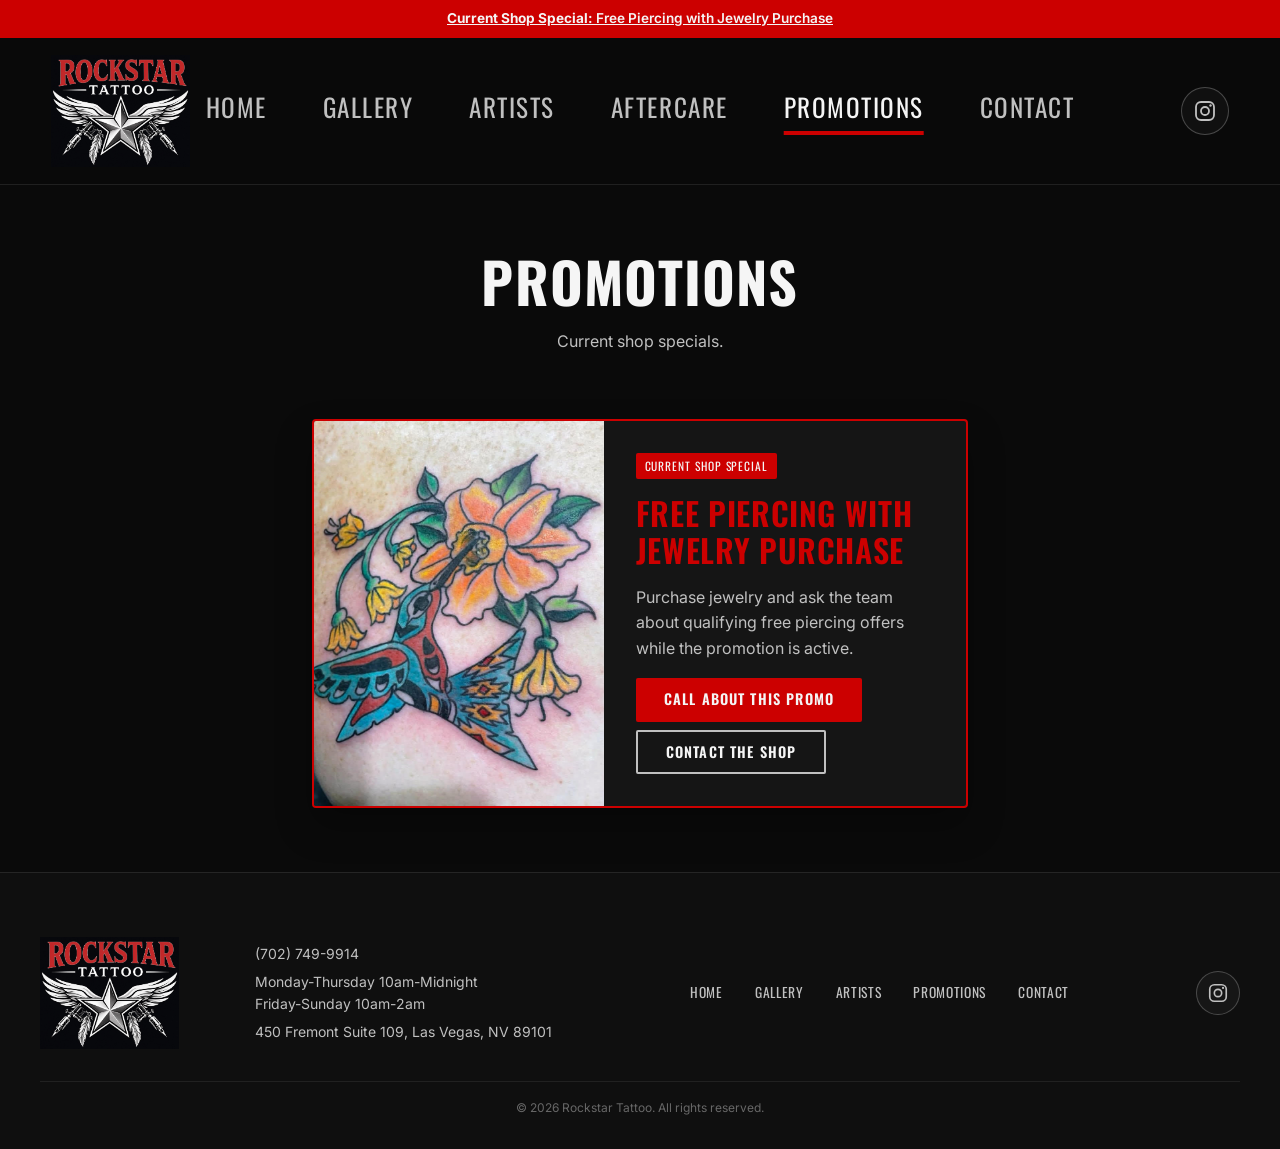
<file: promotions.html>
<!DOCTYPE html>
<html lang="en">
<head>
  <meta charset="UTF-8">
  <meta name="viewport" content="width=device-width, initial-scale=1.0">
  <title>Promotions | Rockstar Tattoo — Exquisite Ink &amp; Body Art</title>
  <meta name="description" content="Current promotions and special offers at Rockstar Tattoo in Las Vegas. Check back often for flash sales, discounts, and limited-time deals.">
  <meta property="og:title" content="Promotions | Rockstar Tattoo">
  <meta property="og:description" content="Current promotions and special offers at Rockstar Tattoo Las Vegas.">
  <meta property="og:image" content="assets/images/rockstar-logo.jpg">
  <meta property="og:type" content="website">
  <link rel="icon" href="favicon.ico" sizes="any">

  <!-- Site CSS -->
  <link rel="stylesheet" href="css/variables.css?v=logo-jpg-1">
  <link rel="stylesheet" href="css/reset.css?v=layout-refine-1">
  <link rel="stylesheet" href="css/typography.css?v=tag-hide-1">
  <link rel="stylesheet" href="css/header.css?v=menu-adjustments-1">
  <link rel="stylesheet" href="css/nav.css?v=menu-adjustments-1">
  <link rel="stylesheet" href="css/footer.css?v=footer-social-layout-1">
  <link rel="stylesheet" href="css/promotions.css?v=promo-center-1">
</head>
<body>

  <!-- Promo Bar -->
  <div class="promo-bar" role="banner" aria-label="Promotion announcement"></div>
  <!-- Sticky Header -->
  <header class="site-header">
    <a href="index.html">
      <img src="assets/images/rockstar-logo.jpg" alt="Rockstar Tattoo" class="header-logo" width="1905" height="1534">
    </a>
    <nav class="header-nav" aria-label="Main navigation">
      <a href="index.html">Home</a>
      <a href="gallery.html">Gallery</a>
      <a href="artists.html">Artists</a>
      <div class="nav-item-dropdown">
        <a href="aftercare.html?type=tattoo" class="nav-dropdown-toggle" id="aftercare-header-toggle" aria-expanded="false" aria-controls="aftercare-header-menu">
          Aftercare
        </a>
        <div class="nav-dropdown-menu" id="aftercare-header-menu" aria-label="Aftercare submenu">
          <a href="aftercare.html?type=tattoo">Tattoo Aftercare</a>
          <a href="aftercare.html?type=piercing">Piercing Aftercare</a>
        </div>
      </div>
      <a href="promotions.html" class="active">Promotions</a>
      <a href="contact.html">Contact</a>
    </nav>
    <div class="header-actions">
      <a class="header-social-link" href="https://www.instagram.com/rckstrta2/" target="_blank" rel="noopener" aria-label="Instagram">
        <svg class="social-icon social-icon-instagram" viewBox="0 0 24 24" aria-hidden="true" focusable="false">
          <rect x="3" y="3" width="18" height="18" rx="5" ry="5"></rect>
              <circle cx="12" cy="12" r="4"></circle>
              <circle cx="17.5" cy="6.5" r="1.2"></circle>
            </svg>
      </a>
      <button class="hamburger" id="hamburger" aria-expanded="false" aria-label="Open navigation menu" aria-controls="nav-overlay">
        <span></span><span></span><span></span>
      </button>
    </div>
  </header>
  <!-- Mobile Nav Overlay -->
  <div class="nav-overlay" id="nav-overlay" role="dialog" aria-label="Navigation menu" aria-hidden="true">
    <button class="nav-close" id="nav-close" aria-label="Close navigation menu">&#x2715;</button>
    <nav aria-label="Mobile navigation">
      <a href="index.html">Home</a>
      <a href="gallery.html">Gallery</a>
      <a href="artists.html">Artists</a>
      <div class="nav-item-dropdown">
        <button type="button" class="nav-dropdown-toggle" id="aftercare-mobile-toggle" aria-expanded="false" aria-controls="aftercare-mobile-menu">
          Aftercare
        </button>
        <div class="nav-dropdown-menu" id="aftercare-mobile-menu" aria-label="Aftercare submenu">
          <a href="aftercare.html?type=tattoo">Tattoo Aftercare</a>
          <a href="aftercare.html?type=piercing">Piercing Aftercare</a>
        </div>
      </div>
      <a href="promotions.html" class="active">Promotions</a>
      <a href="contact.html">Contact</a>
    </nav>
  </div>


  <!-- Main Content -->
  <main class="promotions-page">
    <h1>Promotions</h1>
    <p class="page-subtitle">Current shop specials.</p>

    <!-- Promo State Container (rendered by countdown.js) -->
    <div id="promo-tile-container" aria-live="polite" aria-atomic="false">
      <!-- Rendered by countdown.js -->
    </div>
  </main>
  <!-- Footer -->
  <footer class="site-footer">
    <div class="footer-inner">
      <a href="index.html">
        <img src="assets/images/rockstar-logo.jpg" alt="Rockstar Tattoo" class="footer-logo" width="1905" height="1534" loading="lazy">
      </a>
      <nav class="footer-nav" aria-label="Footer navigation">
        <a href="index.html">Home</a>
        <a href="gallery.html">Gallery</a>
        <a href="artists.html">Artists</a>
        <a href="promotions.html">Promotions</a>
        <a href="contact.html">Contact</a>
      </nav>
      <div class="footer-info">
        <a href="tel:7027499914">(702) 749-9914</a>
        <p class="footer-hours">Monday-Thursday 10am-Midnight<br>Friday-Sunday 10am-2am</p>
        <p>450 Fremont Suite 109, Las Vegas, NV 89101</p>
      </div>
      <div class="footer-socials" aria-label="Social links">
        <a href="https://www.instagram.com/rckstrta2/" target="_blank" rel="noopener" aria-label="Instagram">
          <svg class="social-icon social-icon-instagram" viewBox="0 0 24 24" aria-hidden="true" focusable="false">
            <rect x="3" y="3" width="18" height="18" rx="5" ry="5"></rect>
            <circle cx="12" cy="12" r="4"></circle>
            <circle cx="17.5" cy="6.5" r="1.2"></circle>
          </svg>
        </a>
      </div>
    </div>
    <p class="footer-copyright">&copy; <span id="footer-year"></span> Rockstar Tattoo. All rights reserved.</p>
  </footer>

  <!-- JS -->
  <script src="js/promos.js?v=promo-index-1"></script>
  <script src="js/nav.js?v=cleanup-1"></script>
  <script src="js/countdown.js?v=cleanup-1"></script>
  <script src="js/reveal.js?v=aftercare-reveal-1"></script>
</body>
</html>
</file>
<file: css/variables.css>
:root {
  /* Palette */
  --color-black:   #0a0a0a;
  --color-red:     #cc0000;
  --color-silver:  #c0c0c0;
  --color-white:   #f5f5f5;
  --color-overlay: rgba(0, 0, 0, 0.6);
  --color-surface-base: #0d0d0d;
  --color-surface-raised: #151515;
  --color-surface-inset: #050505;
  --color-surface-strong: #1d1d1d;
  --color-border-subtle: rgba(192, 192, 192, 0.14);
  --color-border-strong: rgba(245, 245, 245, 0.35);
  --color-border-active: var(--color-red);
  --color-text-muted: rgba(245, 245, 245, 0.74);

  /* Typography */
  --font-heading: 'Oswald', sans-serif;
  --font-body:    'Inter', sans-serif;
  --font-size-base: 1rem;
  --line-height-base: 1.6;

  /* Spacing */
  --space-xs: 0.5rem;
  --space-sm: 1rem;
  --space-md: 2rem;
  --space-lg: 4rem;
  --space-xl: 8rem;
  --section-pad-y: clamp(3rem, 7vw, 5.5rem);
  --section-pad-x: clamp(1rem, 4vw, 2rem);

  /* Layout */
  --max-width:    1200px;
  --header-height: 126px;
  --tap-target: 44px;

  /* Transitions */
  --transition-fast: 150ms ease;
  --transition-base: 300ms ease;
  --shadow-card: 0 18px 36px rgba(0, 0, 0, 0.28);
  --shadow-soft: 0 10px 24px rgba(0, 0, 0, 0.24);

  /* Z-index scale */
  --z-header:  100;
  --z-overlay: 200;
  --z-modal:   300;
}

/* Focus ring — red/silver for dark palette */
:focus-visible {
  outline: 2px solid var(--color-red);
  outline-offset: 3px;
}

@media (prefers-reduced-motion: reduce) {
  :root {
    --transition-fast: 0ms;
    --transition-base: 0ms;
  }

  *,
  *::before,
  *::after {
    animation-duration: 0.01ms !important;
    animation-iteration-count: 1 !important;
    scroll-behavior: auto !important;
  }
}

@media (min-width: 1280px) {
  :root {
    --header-height: 147px;
  }
}
</file>
<file: css/typography.css>
@import url('https://fonts.googleapis.com/css2?family=Oswald:wght@400;600;700&family=Inter:wght@400;500;600&display=swap');

body {
  font-family: var(--font-body);
  font-size: var(--font-size-base);
  color: var(--color-white);
  background-color: var(--color-black);
  line-height: var(--line-height-base);
  padding-bottom: 0;
}

h1, h2, h3, h4, h5, h6 {
  font-family: var(--font-heading);
  line-height: 1.15;
  letter-spacing: 0.02em;
  text-transform: uppercase;
}

h1 { font-size: clamp(2rem, 5vw, 3.5rem); font-weight: 700; }
h2 { font-size: clamp(1.5rem, 4vw, 2.5rem); font-weight: 600; }
h3 { font-size: clamp(1.1rem, 2.5vw, 1.5rem); font-weight: 600; }

p {
  line-height: var(--line-height-base);
  color: var(--color-silver);
}

.text-red    { color: var(--color-red); }
.text-silver { color: var(--color-silver); }
.text-white  { color: var(--color-white); }

/* Buttons */
.btn-primary,
.btn-secondary,
.btn-call {
  display: inline-block;
  min-height: var(--tap-target);
  font-family: var(--font-heading);
  font-weight: 600;
  font-size: 0.9rem;
  letter-spacing: 0.08em;
  text-transform: uppercase;
  padding: 0.75rem 1.75rem;
  border-radius: 2px;
  line-height: 1.15;
  text-align: center;
  text-decoration: none;
  transition: background-color var(--transition-fast), color var(--transition-fast),
              transform var(--transition-fast);
  cursor: pointer;
  border: none;
  align-content: center;
}

.btn-primary {
  background-color: var(--color-red);
  color: var(--color-white);
}

.btn-primary:hover {
  background-color: #aa0000;
  transform: translateY(-1px);
}

.btn-secondary {
  background-color: transparent;
  color: var(--color-white);
  border: 2px solid var(--color-silver);
}

.btn-secondary:hover {
  background-color: var(--color-silver);
  color: var(--color-black);
  transform: translateY(-1px);
}

.btn-call {
  background-color: var(--color-red);
  color: var(--color-white);
  width: 100%;
  text-align: center;
}

.btn-call:hover {
  background-color: #aa0000;
}

.eyebrow {
  display: inline-flex;
  align-items: center;
  gap: 0.4rem;
  color: var(--color-red);
  font-family: var(--font-heading);
  font-size: 0.78rem;
  font-weight: 700;
  letter-spacing: 0.1em;
  text-transform: uppercase;
}

.tag-list {
  display: none;
  flex-wrap: wrap;
  gap: 0.45rem;
  margin: 0;
  padding: 0;
  list-style: none;
}

.tag-pill {
  display: inline-flex;
  align-items: center;
  min-height: 1.8rem;
  padding: 0.25rem 0.65rem;
  border: 1px solid var(--color-border-subtle);
  border-radius: 2px;
  color: var(--color-silver);
  font-family: var(--font-heading);
  font-size: 0.72rem;
  letter-spacing: 0.08em;
  text-transform: uppercase;
}

.action-row {
  display: flex;
  flex-wrap: wrap;
  gap: var(--space-sm);
}

body.has-mobile-action-bar {
  padding-bottom: calc(5.75rem + env(safe-area-inset-bottom));
}

@media (min-width: 768px) {
  body.has-mobile-action-bar {
    padding-bottom: 0;
  }
}
</file>
<file: css/header.css>
/* ── Promo Bar ── */
.promo-bar {
  background-color: var(--color-red);
  color: var(--color-white);
  text-align: center;
  padding: var(--space-xs) var(--space-sm);
  font-family: var(--font-body);
  font-size: 0.85rem;
  display: none; /* shown by JS when promo is active */
}

.promo-bar.is-visible {
  display: block;
}

.promo-bar a {
  color: var(--color-white);
  text-decoration: underline;
  font-weight: 600;
}

/* ── Sticky Header ── */
.site-header {
  position: sticky;
  top: 0;
  z-index: var(--z-header);
  height: var(--header-height);
  background-color: rgba(10, 10, 10, 0.96);
  border-bottom: 1px solid rgba(192, 192, 192, 0.12);
  display: flex;
  align-items: center;
  justify-content: space-between;
  padding: 0 clamp(1rem, 4vw, 3.5rem);
  backdrop-filter: blur(10px);
  transition: height var(--transition-base), background-color var(--transition-fast), box-shadow var(--transition-fast);
}

.site-header.is-compact {
  box-shadow: 0 10px 24px rgba(0, 0, 0, 0.28);
}

.site-header > a {
  position: relative;
  z-index: 2;
  display: flex;
  align-items: center;
}

.header-logo {
  height: 95px;
  width: auto;
  object-fit: contain;
  display: block;
  transition: height var(--transition-base);
}

.site-header.is-compact .header-logo {
  height: 76px;
}

@media (min-width: 1280px) {
  .header-logo {
    height: 112px;
  }

  .site-header.is-compact .header-logo {
    height: 88px;
  }
}

/* ── Desktop Nav (hidden on mobile) ── */
.header-nav {
  display: none;
}

@media (min-width: 1280px) {
  .header-nav {
    position: absolute;
    left: 50%;
    transform: translateX(-50%);
    display: flex;
    align-items: center;
    justify-content: center;
    gap: 3.5rem;
    width: max-content;
    max-width: calc(100vw - 16rem);
  }

  .header-nav a,
  .header-nav .nav-dropdown-toggle {
    font-family: var(--font-heading);
    font-size: 1.575rem;
    letter-spacing: 0.06em;
    text-transform: uppercase;
    color: var(--color-silver);
    transition: color var(--transition-fast), border-color var(--transition-fast);
    padding-bottom: 0.25rem;
    border-bottom: 4px solid transparent;
    background: none;
    border-left: none;
    border-right: none;
    border-top: none;
    outline: none;
    cursor: pointer;
  }

  .header-nav a:hover,
  .header-nav a.active,
  .header-nav .nav-dropdown-toggle:hover,
  .header-nav .nav-dropdown-toggle:focus-visible,
  .header-nav .nav-dropdown-toggle.active {
    color: var(--color-white);
    border-bottom-color: var(--color-red);
  }

  .nav-item-dropdown {
    position: relative;
    display: flex;
    align-items: center;
    margin: -1.3125rem 0;
    padding: 1.3125rem 0;
  }

  .nav-dropdown-menu {
    position: absolute;
    top: 100%;
    left: 0;
    min-width: 26.25rem;
    display: flex;
    flex-direction: column;
    padding: 0.875rem 0;
    background-color: rgba(10, 10, 10, 0.98);
    border: 1px solid rgba(192, 192, 192, 0.18);
    border-radius: 4px;
    box-shadow: 0 12px 24px rgba(0, 0, 0, 0.35);
    opacity: 0;
    visibility: hidden;
    transform: translateY(6px);
    transition: opacity var(--transition-fast), transform var(--transition-fast), visibility var(--transition-fast);
    pointer-events: none;
    z-index: calc(var(--z-header) + 1);
  }

  .nav-dropdown-menu a {
    padding: 1.225rem 1.75rem;
    font-size: 1.435rem;
    letter-spacing: 0.05em;
    border-bottom: none;
    white-space: nowrap;
  }

  .nav-dropdown-menu a:hover {
    background-color: rgba(255, 255, 255, 0.03);
  }

  .nav-item-dropdown:hover .nav-dropdown-menu,
  .nav-item-dropdown:focus-within .nav-dropdown-menu,
  .nav-item-dropdown.is-open .nav-dropdown-menu {
    opacity: 1;
    visibility: visible;
    transform: translateY(0);
    pointer-events: auto;
  }

  .header-nav .nav-item-dropdown:hover > .nav-dropdown-menu,
  .header-nav .nav-item-dropdown:focus-within > .nav-dropdown-menu,
  .header-nav .nav-item-dropdown.is-open > .nav-dropdown-menu {
    opacity: 1;
    visibility: visible;
    transform: translateY(0);
    pointer-events: auto;
  }
}

/* ── Hamburger (visible on mobile only) ── */
.hamburger {
  display: flex;
  flex-direction: column;
  align-items: center;
  justify-content: center;
  gap: 9.5px;
  width: var(--tap-target);
  height: var(--tap-target);
  min-height: var(--tap-target);
  background: none;
  border: none;
  cursor: pointer;
  padding: 0;
}

.hamburger span {
  display: block;
  width: 39px;
  height: 3px;
  background-color: var(--color-white);
  transition: transform var(--transition-base), opacity var(--transition-fast);
}

.header-social-link {
  display: inline-flex;
  align-items: center;
  justify-content: center;
  width: 48px;
  height: 48px;
  border: 1px solid rgba(192, 192, 192, 0.32);
  border-radius: 50%;
  color: var(--color-silver);
  background-color: rgba(255, 255, 255, 0.03);
  transition: color var(--transition-fast), border-color var(--transition-fast), background-color var(--transition-fast), transform var(--transition-fast);
}

.header-social-link:hover,
.header-social-link:focus-visible {
  color: var(--color-white);
  border-color: rgba(255, 255, 255, 0.55);
  background-color: rgba(255, 255, 255, 0.08);
  transform: translateY(-1px);
}

.social-icon {
  width: 24px;
  height: 24px;
}

.social-icon-instagram rect,
.social-icon-instagram circle {
  fill: none;
  stroke: currentColor;
  stroke-width: 1.8;
}

.social-icon-instagram circle:last-child {
  fill: currentColor;
  stroke: none;
}

@media (min-width: 1280px) {
  .hamburger {
    display: none;
  }
}

/* ── Header actions wrapper ── */
.header-actions {
  position: relative;
  z-index: 2;
  display: flex;
  align-items: center;
  gap: var(--space-sm);
  margin-left: auto;
}

@media (max-width: 1279px) {
  .header-actions {
    position: static;
  }

  .header-social-link {
    position: absolute;
    left: 50%;
    top: 50%;
    z-index: 2;
    width: 46px;
    height: 46px;
    transform: translate(-50%, -50%);
  }

  .header-social-link:hover,
  .header-social-link:focus-visible {
    transform: translate(-50%, calc(-50% - 1px));
  }

  .hamburger {
    position: relative;
    z-index: 2;
  }
}
</file>
<file: css/nav.css>
/* ── Mobile Nav Overlay ── */
.nav-overlay {
  position: fixed;
  inset: 0;
  background-color: rgba(0, 0, 0, 0.97);
  z-index: var(--z-overlay);
  display: flex;
  flex-direction: column;
  align-items: center;
  justify-content: flex-start;
  gap: var(--space-sm);
  box-sizing: border-box;
  min-height: 100dvh;
  height: 100dvh;
  padding: calc(env(safe-area-inset-top, 0px) + 4rem) var(--space-sm)
    calc(env(safe-area-inset-bottom, 0px) + var(--space-sm));
  opacity: 0;
  visibility: hidden;
  pointer-events: none;
  transition: opacity var(--transition-base), visibility var(--transition-base);
  overflow-x: hidden;
  overflow-y: auto;
  -webkit-overflow-scrolling: touch;
  overscroll-behavior: contain;
}

.nav-overlay.nav-open {
  opacity: 1;
  visibility: visible;
  pointer-events: auto;
}

body.has-nav-open {
  overflow: hidden;
}

.nav-overlay nav {
  display: flex;
  flex-direction: column;
  align-items: center;
  gap: 1.25rem;
  margin: auto 0;
}

.nav-overlay nav a,
.nav-overlay .nav-dropdown-toggle {
  display: flex;
  align-items: center;
  justify-content: center;
  min-height: 48px;
  padding: 0.35rem 0.75rem;
  font-family: var(--font-heading);
  font-size: clamp(1.5rem, 6vw, 2.25rem);
  font-weight: 700;
  line-height: 1.1;
  text-transform: uppercase;
  letter-spacing: 0.06em;
  color: var(--color-white);
  transition: color var(--transition-fast);
  background: none;
  border: none;
  cursor: pointer;
}

.nav-overlay nav a:hover,
.nav-overlay .nav-dropdown-toggle:hover,
.nav-overlay .nav-dropdown-toggle:focus-visible,
.nav-overlay .nav-dropdown-toggle.active {
  color: var(--color-red);
}

.nav-overlay .nav-item-dropdown {
  display: flex;
  flex-direction: column;
  align-items: center;
  gap: 0;
  width: 100%;
}

.nav-overlay .nav-dropdown-menu {
  display: flex;
  flex-direction: column;
  align-items: center;
  gap: 0.72rem;
  max-height: 0;
  opacity: 0;
  overflow: hidden;
  transition: max-height var(--transition-base), opacity var(--transition-fast);
  width: 100%;
}

.nav-overlay .nav-dropdown-menu a {
  min-height: 38px;
  padding: 0.2rem 0.6rem;
  font-size: clamp(1.14rem, 4.3vw, 1.38rem);
  font-weight: 500;
  line-height: 1.1;
  color: var(--color-silver);
}

.nav-overlay .nav-dropdown-menu a:hover {
  color: var(--color-white);
}

.nav-overlay .nav-item-dropdown.is-open .nav-dropdown-menu {
  max-height: 7rem;
  opacity: 1;
}

.nav-overlay .nav-item-dropdown.is-open {
  gap: 0.5rem;
}

/* Close button */
.nav-close {
  position: absolute;
  top: calc(env(safe-area-inset-top, 0px) + var(--space-sm));
  right: calc(env(safe-area-inset-right, 0px) + var(--space-sm));
  background: none;
  border: none;
  color: var(--color-silver);
  font-size: 2rem;
  cursor: pointer;
  line-height: 1;
  transition: color var(--transition-fast), transform var(--transition-fast);
  padding: var(--space-xs);
}

.nav-close:hover {
  color: var(--color-white);
  transform: rotate(90deg);
}

@media (max-height: 640px) {
  .nav-overlay {
    gap: 0.5rem;
    padding: calc(env(safe-area-inset-top, 0px) + 3rem) var(--space-xs)
      calc(env(safe-area-inset-bottom, 0px) + 0.5rem);
  }

  .nav-overlay nav {
    gap: 0.65rem;
  }

  .nav-overlay nav a,
  .nav-overlay .nav-dropdown-toggle {
    min-height: 40px;
    padding: 0.2rem 0.5rem;
    font-size: clamp(1.17rem, 5.1vw, 1.5rem);
    line-height: 1.05;
  }

  .nav-overlay .nav-dropdown-menu {
    gap: 0.42rem;
  }

  .nav-overlay .nav-dropdown-menu a {
    min-height: 32px;
    padding: 0.15rem 0.45rem;
    font-size: clamp(0.98rem, 3.8vw, 1.12rem);
    line-height: 1.05;
  }

  .nav-overlay .nav-item-dropdown.is-open {
    gap: 0.35rem;
  }

  .nav-close {
    top: calc(env(safe-area-inset-top, 0px) + 0.5rem);
    right: calc(env(safe-area-inset-right, 0px) + 0.5rem);
    font-size: 1.75rem;
  }
}

.mobile-action-bar {
  position: fixed;
  left: 0;
  right: 0;
  bottom: 0;
  z-index: calc(var(--z-header) + 5);
  display: grid;
  grid-template-columns: repeat(4, minmax(0, 1fr));
  gap: 1px;
  padding: 0.45rem max(0.6rem, env(safe-area-inset-left)) calc(0.45rem + env(safe-area-inset-bottom)) max(0.6rem, env(safe-area-inset-right));
  background: rgba(5, 5, 5, 0.94);
  border-top: 1px solid var(--color-border-subtle);
  box-shadow: 0 -12px 28px rgba(0, 0, 0, 0.35);
  backdrop-filter: blur(10px);
}

.mobile-action-link {
  min-height: var(--tap-target);
  display: inline-flex;
  flex-direction: column;
  align-items: center;
  justify-content: center;
  gap: 0.2rem;
  color: var(--color-silver);
  text-decoration: none;
  font-family: var(--font-heading);
  font-size: 0.68rem;
  font-weight: 700;
  letter-spacing: 0.07em;
  text-transform: uppercase;
  border: 1px solid transparent;
  border-radius: 3px;
  transition: color var(--transition-fast), background-color var(--transition-fast), border-color var(--transition-fast);
}

.mobile-action-link svg {
  width: 1.25rem;
  height: 1.25rem;
  stroke: currentColor;
  fill: none;
  stroke-width: 2;
  stroke-linecap: round;
  stroke-linejoin: round;
}

.mobile-action-link:hover,
.mobile-action-link:focus-visible {
  color: var(--color-white);
  background-color: rgba(255, 255, 255, 0.06);
  border-color: var(--color-border-subtle);
}

.mobile-action-link.is-primary {
  color: var(--color-white);
  background-color: var(--color-red);
}

.mobile-action-link.is-primary:hover,
.mobile-action-link.is-primary:focus-visible {
  background-color: #aa0000;
}

body.has-nav-open .mobile-action-bar {
  opacity: 0;
  pointer-events: none;
}

.reveal-ready .reveal {
  opacity: 0;
  transform: translateY(18px);
  transition: opacity var(--transition-base), transform var(--transition-base);
}

.reveal-ready .reveal.is-visible {
  opacity: 1;
  transform: translateY(0);
}

@media (prefers-reduced-motion: reduce) {
  .reveal-ready .reveal {
    opacity: 1;
    transform: none;
    transition: none;
  }
}

@media (min-width: 768px) {
  .mobile-action-bar {
    display: none;
  }
}
</file>
<file: css/footer.css>
.site-footer {
  background-color: #0f0f0f;
  border-top: 1px solid rgba(192, 192, 192, 0.12);
  padding: var(--space-lg) var(--space-md) var(--space-md);
}

.footer-inner {
  max-width: var(--max-width);
  margin: 0 auto;
  display: grid;
  grid-template-columns: 1fr;
  grid-template-areas:
    "info"
    "socials"
    "nav"
    "logo";
  justify-items: center;
  gap: var(--space-sm);
  text-align: center;
}

.footer-inner > a {
  grid-area: logo;
  display: flex;
  align-items: center;
  justify-content: center;
}

.footer-logo {
  height: clamp(82px, 16vw, 104px);
  width: auto;
  object-fit: contain;
}

.footer-nav {
  grid-area: nav;
  display: flex;
  flex-wrap: wrap;
  justify-content: center;
  gap: var(--space-xs) var(--space-md);
}

.footer-nav a {
  font-family: var(--font-heading);
  font-size: 0.85rem;
  letter-spacing: 0.05em;
  text-transform: uppercase;
  color: var(--color-silver);
  transition: color var(--transition-fast);
}

.footer-nav a:hover {
  color: var(--color-white);
}

.footer-info {
  grid-area: info;
  display: flex;
  flex-direction: column;
  gap: 0.35rem;
  align-items: flex-start;
  justify-content: center;
  max-width: 19rem;
  text-align: left;
}

.footer-info p,
.footer-info a {
  font-size: 0.875rem;
  color: var(--color-silver);
}

.footer-info a:hover {
  color: var(--color-white);
}

@media (min-width: 390px) {
  .footer-inner {
    grid-template-columns: minmax(6.75rem, auto) minmax(0, 15rem);
    grid-template-areas:
      "logo info"
      "nav nav"
      "socials socials";
    justify-content: center;
    align-items: center;
    column-gap: clamp(0.75rem, 3vw, var(--space-md));
    row-gap: var(--space-md);
    text-align: center;
  }

  .footer-inner > a {
    justify-self: center;
  }

  .footer-info {
    justify-self: center;
  }

  .footer-nav {
    justify-self: center;
    text-align: center;
  }

  .footer-socials {
    justify-self: center;
  }
}

@media (min-width: 768px) {
  .footer-inner {
    grid-template-columns: minmax(7.5rem, auto) minmax(0, 19rem);
    column-gap: var(--space-md);
  }

  .footer-logo {
    height: 112px;
  }

  .footer-nav {
    gap: var(--space-sm) var(--space-md);
  }
}

@media (min-width: 1024px) {
  .footer-inner {
    grid-template-columns: auto minmax(16rem, 20rem) minmax(0, 1fr) auto;
    grid-template-areas: "logo info nav socials";
    column-gap: var(--space-lg);
    row-gap: 0;
  }

  .footer-nav {
    justify-self: center;
  }

  .footer-socials {
    justify-self: end;
  }
}

/* Social icons */
.footer-socials {
  grid-area: socials;
  display: flex;
  justify-content: center;
  gap: var(--space-sm);
  align-items: center;
  margin-top: 0;
}

.footer-socials a {
  display: flex;
  align-items: center;
  justify-content: center;
  width: 44px;
  height: 44px;
  border: 1px solid rgba(192, 192, 192, 0.3);
  border-radius: 50%;
  background-color: rgba(255, 255, 255, 0.03);
  color: var(--color-silver);
  transition: color var(--transition-fast), border-color var(--transition-fast), background-color var(--transition-fast), transform var(--transition-fast);
}

.footer-socials a:hover {
  color: var(--color-white);
  border-color: rgba(255, 255, 255, 0.55);
  background-color: rgba(255, 255, 255, 0.08);
  transform: translateY(-2px);
}

.footer-socials svg {
  width: 22px;
  height: 22px;
}

.footer-copyright {
  max-width: var(--max-width);
  margin: var(--space-md) auto 0;
  padding-top: var(--space-sm);
  border-top: 1px solid rgba(192, 192, 192, 0.1);
  font-size: 0.75rem;
  color: rgba(192, 192, 192, 0.5);
  text-align: center;
}
</file>
<file: css/aftercare.css>
/* ── Aftercare Page ── */
.aftercare-page {
  padding: var(--section-pad-y) var(--section-pad-x);
  max-width: 900px;
  margin: 0 auto;
}

.aftercare-page h1 {
  text-align: center;
  margin-bottom: var(--space-sm);
}

.aftercare-switcher {
  display: flex;
  flex-wrap: wrap;
  justify-content: center;
  gap: var(--space-sm);
  margin-bottom: var(--space-lg);
}

.aftercare-tab {
  min-width: 11rem;
  padding: 0.85rem 1.25rem;
  border-radius: 2px;
  border: 1px solid rgba(192, 192, 192, 0.2);
  background-color: transparent;
  color: var(--color-silver);
  font-family: var(--font-heading);
  font-size: 0.88rem;
  font-weight: 600;
  letter-spacing: 0.08em;
  text-transform: uppercase;
  cursor: pointer;
  transition: background-color var(--transition-fast), color var(--transition-fast), border-color var(--transition-fast), transform var(--transition-fast);
}

.aftercare-tab:hover {
  color: var(--color-white);
  border-color: rgba(255, 255, 255, 0.35);
}

.aftercare-tab:focus-visible {
  color: var(--color-white);
  border-color: var(--color-red);
}

.aftercare-tab.is-active {
  background-color: var(--color-red);
  border-color: var(--color-red);
  color: var(--color-white);
  transform: translateY(-1px);
}

.aftercare-panels {
  display: block;
}

.aftercare-section-nav {
  position: sticky;
  top: calc(var(--header-height) + 0.5rem);
  z-index: 5;
  display: flex;
  flex-wrap: wrap;
  justify-content: center;
  gap: 0.45rem;
  margin: calc(var(--space-lg) * -0.45) auto var(--space-lg);
  padding: 0.6rem;
  background-color: rgba(10, 10, 10, 0.9);
  border: 1px solid var(--color-border-subtle);
  border-radius: 4px;
  backdrop-filter: blur(10px);
}

.aftercare-section-nav a {
  min-height: 2rem;
  display: inline-flex;
  align-items: center;
  color: var(--color-silver);
  text-decoration: none;
  font-family: var(--font-heading);
  font-size: 0.72rem;
  letter-spacing: 0.08em;
  text-transform: uppercase;
  padding: 0.25rem 0.55rem;
  border: 1px solid transparent;
  border-radius: 2px;
}

.aftercare-section-nav a:hover,
.aftercare-section-nav a:focus-visible {
  color: var(--color-white);
  border-color: var(--color-border-subtle);
}

.aftercare-panel {
  background-color: var(--color-surface-raised);
  border: 1px solid var(--color-border-subtle);
  border-radius: 4px;
  padding: var(--space-md);
  box-shadow: var(--shadow-soft);
}

.aftercare-panel.is-fading-in {
  animation: aftercare-panel-fade 1s ease both;
}

@keyframes aftercare-panel-fade {
  from {
    opacity: 0.18;
  }

  to {
    opacity: 1;
  }
}

.aftercare-panel h2 {
  margin-bottom: var(--space-sm);
  color: var(--color-red);
  font-size: 1.15rem;
}

.aftercare-panel h4 {
  margin-top: var(--space-sm);
  margin-bottom: var(--space-xs);
  font-size: 0.85rem;
  color: var(--color-silver);
}

.aftercare-panel p,
.aftercare-panel li {
  font-size: 0.95rem;
}

.aftercare-panel p + p {
  margin-top: var(--space-sm);
}

.aftercare-list,
.aftercare-steps {
  display: flex;
  flex-direction: column;
  gap: 0.45rem;
  padding-left: var(--space-md);
  margin: 0;
}

.aftercare-steps {
  list-style: decimal;
}

.aftercare-list li,
.aftercare-steps li {
  color: var(--color-silver);
}

.aftercare-panel > *:first-child {
  margin-top: 0;
}

.aftercare-topic {
  border-top: 1px solid var(--color-border-subtle);
}

.aftercare-topic-toggle {
  width: 100%;
  min-height: var(--tap-target);
  display: flex;
  align-items: center;
  justify-content: space-between;
  gap: var(--space-sm);
  padding: var(--space-sm) 0;
  color: var(--color-white);
  background: none;
  border: none;
  font-family: var(--font-heading);
  font-size: 0.95rem;
  font-weight: 700;
  letter-spacing: 0.07em;
  text-align: left;
  text-transform: uppercase;
  cursor: pointer;
}

.aftercare-topic-toggle::after {
  content: '+';
  color: var(--color-red);
  font-size: 1.25rem;
}

.aftercare-topic.is-open .aftercare-topic-toggle::after {
  content: '-';
}

.aftercare-topic-body {
  display: none;
  padding-bottom: var(--space-sm);
}

.aftercare-topic.is-open .aftercare-topic-body {
  display: block;
}

.aftercare-help-panel {
  display: grid;
  gap: var(--space-md);
  margin-top: var(--space-md);
  padding: var(--space-lg);
  background:
    linear-gradient(135deg, rgba(204, 0, 0, 0.16), rgba(204, 0, 0, 0)),
    var(--color-surface-raised);
  border: 1px solid var(--color-border-subtle);
  border-radius: 4px;
  box-shadow: var(--shadow-soft);
}

.aftercare-help-panel h2 {
  margin: var(--space-xs) 0;
}

@media (min-width: 768px) {
  .aftercare-panel {
    padding: var(--space-lg);
  }

  .aftercare-topic-body {
    display: block;
  }

  .aftercare-topic-toggle {
    pointer-events: none;
  }

  .aftercare-topic-toggle::after {
    display: none;
  }

  .aftercare-help-panel {
    grid-template-columns: minmax(0, 1fr) auto;
    align-items: center;
  }
}

@media (prefers-reduced-motion: reduce) {
  .aftercare-panel.is-fading-in {
    animation: none;
  }
}
</file>
<file: css/artists.css>
/* ── Artists Page ── */
.artists-page {
  padding: var(--section-pad-y) var(--section-pad-x);
}

.artists-page h1 {
  text-align: center;
  margin-bottom: var(--space-sm);
}

.artists-page .page-subtitle {
  text-align: center;
  color: var(--color-silver);
  margin-bottom: var(--space-lg);
}

/* ── Artist Cards Grid ── */
.artists-grid {
  max-width: var(--max-width);
  margin: 0 auto;
  display: grid;
  grid-template-columns: 1fr 1fr;
  gap: var(--space-md);
}

@media (min-width: 1024px) {
  .artists-grid {
    grid-template-columns: repeat(6, 1fr);
  }

  .artist-card {
    grid-column: span 2;
  }

  .artist-card:nth-last-child(2):nth-child(3n + 1) {
    grid-column: 2 / span 2;
  }

  .artist-card:last-child:nth-child(3n + 2) {
    grid-column: 4 / span 2;
  }
}

/* ── Artist Card ── */
.artist-card {
  background-color: var(--color-surface-raised);
  border: 1px solid var(--color-border-subtle);
  border-radius: 4px;
  overflow: hidden;
  display: flex;
  flex-direction: column;
  box-shadow: var(--shadow-soft);
  transition: border-color var(--transition-fast), transform var(--transition-fast), box-shadow var(--transition-fast);
}

.artist-card:hover {
  border-color: var(--color-red);
  transform: translateY(-2px);
  box-shadow: var(--shadow-card);
}

/* Artist image link with hover effect */
.artist-card a[href*="artist-"] {
  position: relative;
  display: block;
  overflow: hidden;
}

.artist-card a[href*="artist-"] img {
  transition: transform var(--transition-fast) ease;
}

.artist-card a[href*="artist-"]:hover img {
  transform: scale(1.05);
}

/* Artist name link styling */
.artist-card-body a[href*="artist-"] {
  text-decoration: none;
  color: inherit;
}

.artist-card-body a[href*="artist-"]:hover h2 {
  color: var(--color-red);
}

.artist-card img {
  width: 100%;
  aspect-ratio: 4/5;
  object-fit: cover;
  display: block;
}

.artist-card-body {
  padding: var(--space-sm) var(--space-sm) var(--space-md);
  display: flex;
  flex-direction: column;
  flex: 1;
  gap: var(--space-xs);
}

.artist-card h2 {
  font-size: 1.1rem;
  color: var(--color-white);
}

.artist-specialty {
  display: inline-block;
  background-color: var(--color-red);
  color: var(--color-white);
  font-family: var(--font-heading);
  font-size: 0.7rem;
  letter-spacing: 0.08em;
  text-transform: uppercase;
  padding: 0.2rem 0.6rem;
  border-radius: 2px;
}

.artist-experience {
  font-size: 0.8rem;
  color: var(--color-silver);
}

.artist-bio {
  font-size: 0.875rem;
  flex: 1;
}

.artist-card-actions {
  display: grid;
  gap: 0.5rem;
  margin-top: auto;
}

.artist-card .btn-secondary,
.artist-card .btn-primary {
  text-align: center;
  width: 100%;
  font-size: 0.8rem;
}

@media (max-width: 767px) {
  .artists-grid {
    grid-template-columns: 1fr;
  }
}

@media (min-width: 768px) and (max-width: 1023px) {
  .artist-card:last-child:nth-child(odd) {
    grid-column: 1 / -1;
    justify-self: center;
    width: calc(50% - (var(--space-md) / 2));
  }
}
</file>
<file: css/contact.css>
/* ── Contact Page ── */
.contact-page {
  padding: var(--section-pad-y) var(--section-pad-x);
  max-width: var(--max-width);
  margin: 0 auto;
}

.contact-page h1 {
  text-align: center;
  margin-bottom: var(--space-sm);
}

.contact-intro {
  text-align: center;
  color: var(--color-silver);
  margin-bottom: var(--space-lg);
}

/* ── Two-column layout on desktop ── */
.contact-layout {
  display: grid;
  grid-template-columns: 1fr;
  gap: var(--space-md);
}

@media (min-width: 768px) {
  .contact-layout {
    grid-template-columns: repeat(3, 1fr);
    align-items: start;
  }
}

/* ── Info Block ── */
.contact-info-block {
  display: contents;
}

.contact-detail {
  background-color: var(--color-surface-raised);
  border: 1px solid var(--color-border-subtle);
  border-radius: 4px;
  padding: var(--space-md);
  box-shadow: var(--shadow-soft);
}

.contact-detail h2 {
  font-size: 0.9rem;
  color: var(--color-red);
  margin-bottom: var(--space-xs);
}

.contact-detail p,
.contact-detail a {
  font-size: 0.95rem;
  color: var(--color-silver);
}

.contact-detail a:hover {
  color: var(--color-white);
}

.contact-action-panel {
  display: grid;
  gap: var(--space-md);
  align-items: center;
  margin-top: var(--space-lg);
  padding: var(--space-lg);
  background:
    linear-gradient(135deg, rgba(204, 0, 0, 0.18), rgba(204, 0, 0, 0)),
    var(--color-surface-raised);
  border: 1px solid var(--color-border-subtle);
  border-radius: 4px;
  box-shadow: var(--shadow-soft);
}

.contact-action-panel h2 {
  margin: 0 0 var(--space-xs);
}

.contact-action-panel p {
  margin: 0;
}

.contact-action-grid {
  display: grid;
  gap: var(--space-xs);
}

.contact-map-panel {
  display: grid;
  gap: var(--space-md);
  margin-top: var(--space-md);
}

.map-card,
.consult-prep {
  min-height: 18rem;
  padding: var(--space-md);
  background-color: var(--color-surface-raised);
  border: 1px solid var(--color-border-subtle);
  border-radius: 4px;
  box-shadow: var(--shadow-soft);
}

.map-card {
  position: relative;
  display: grid;
  align-content: end;
  overflow: hidden;
  color: var(--color-white);
  text-decoration: none;
  background:
    linear-gradient(135deg, rgba(204, 0, 0, 0.32), rgba(0, 0, 0, 0.18)),
    linear-gradient(45deg, transparent 0 46%, rgba(255, 255, 255, 0.08) 46% 48%, transparent 48%),
    radial-gradient(circle at 35% 40%, rgba(255, 255, 255, 0.1), transparent 18%),
    var(--color-surface-inset);
}

.map-card::before,
.map-card::after {
  content: '';
  position: absolute;
  background: rgba(245, 245, 245, 0.08);
}

.map-card::before {
  width: 120%;
  height: 1px;
  left: -10%;
  top: 38%;
  transform: rotate(-18deg);
}

.map-card::after {
  width: 1px;
  height: 120%;
  left: 62%;
  top: -10%;
  transform: rotate(23deg);
}

.map-pin {
  position: absolute;
  top: 38%;
  left: 48%;
  width: 1.2rem;
  height: 1.2rem;
  background-color: var(--color-red);
  border-radius: 50% 50% 50% 0;
  transform: rotate(-45deg);
  box-shadow: 0 0 0 0.55rem rgba(204, 0, 0, 0.16);
}

.map-card-title,
.map-card-copy {
  position: relative;
  z-index: 1;
}

.map-card-title {
  font-family: var(--font-heading);
  font-size: 1.45rem;
  letter-spacing: 0.05em;
  text-transform: uppercase;
}

.map-card-copy {
  color: var(--color-silver);
}

.consult-prep h2 {
  margin: var(--space-xs) 0 var(--space-sm);
}

.consult-prep ul {
  display: grid;
  gap: 0.55rem;
  margin: 0;
  padding-left: 1.15rem;
  color: var(--color-silver);
}

@media (min-width: 768px) {
  .contact-action-panel {
    grid-template-columns: minmax(0, 1.1fr) minmax(16rem, 0.55fr);
  }

  .contact-map-panel {
    grid-template-columns: minmax(0, 1fr) minmax(0, 1fr);
  }
}
</file>
<file: css/promotions.css>
/* ── Promotions Page ── */
.promotions-page {
  padding: var(--space-lg) var(--space-md);
  max-width: 720px;
  margin: 0 auto;
  text-align: center;
}

.promotions-page h1 {
  margin-bottom: var(--space-sm);
}

.promotions-page .page-subtitle {
  color: var(--color-silver);
  margin-bottom: var(--space-lg);
}

/* ── Promo State Container ── */
#promo-tile-container {
  min-height: 200px;
}

/* ── Active Promo Card ── */
.promo-tile {
  background-color: var(--color-surface-raised);
  border: 2px solid var(--color-red);
  border-radius: 4px;
  padding: 0;
  display: grid;
  overflow: hidden;
  text-align: left;
  box-shadow: var(--shadow-card);
}

.promo-tile h3 {
  color: var(--color-red);
  font-size: clamp(1.4rem, 4vw, 2rem);
  margin: 0;
}

.promo-tile p {
  margin: 0;
  font-size: 1rem;
}

.promo-image {
  width: 100%;
  height: 18rem;
  object-fit: cover;
  display: block;
}

.promo-copy {
  display: grid;
  gap: var(--space-sm);
  padding: var(--space-md);
}

.promo-badge {
  width: fit-content;
  color: var(--color-white);
  background-color: var(--color-red);
  border-radius: 2px;
  padding: 0.25rem 0.55rem;
  font-family: var(--font-heading);
  font-size: 0.72rem;
  letter-spacing: 0.08em;
  text-transform: uppercase;
}

.promo-actions {
  display: flex;
  flex-wrap: wrap;
  gap: var(--space-xs);
}

.promo-terms {
  color: var(--color-text-muted);
  font-size: 0.82rem !important;
}

/* ── Check Back Soon ── */
.promo-empty-msg {
  color: var(--color-silver);
  font-size: 1.1rem;
  padding: var(--space-lg) 0;
}

/* ── Countdown ── */
.countdown-display {
  display: flex;
  justify-content: center;
  gap: var(--space-md);
  margin: var(--space-md) 0;
}

.countdown-unit {
  text-align: center;
  min-width: 60px;
}

.countdown-value {
  display: block;
  font-family: var(--font-heading);
  font-size: clamp(2.5rem, 8vw, 4rem);
  font-weight: 700;
  color: var(--color-red);
  line-height: 1;
}

.countdown-label {
  display: block;
  font-size: 0.75rem;
  letter-spacing: 0.1em;
  text-transform: uppercase;
  color: var(--color-silver);
  margin-top: 6px;
}

/* ── Responsive ── */
@media (max-width: 414px) {
  .countdown-display {
    gap: var(--space-sm);
  }
  .countdown-unit {
    min-width: 48px;
  }
}

@media (min-width: 720px) {
  .promo-tile {
    grid-template-columns: minmax(0, 0.8fr) minmax(0, 1fr);
  }

  .promo-image {
    height: 100%;
    min-height: 24rem;
  }
}
</file>
